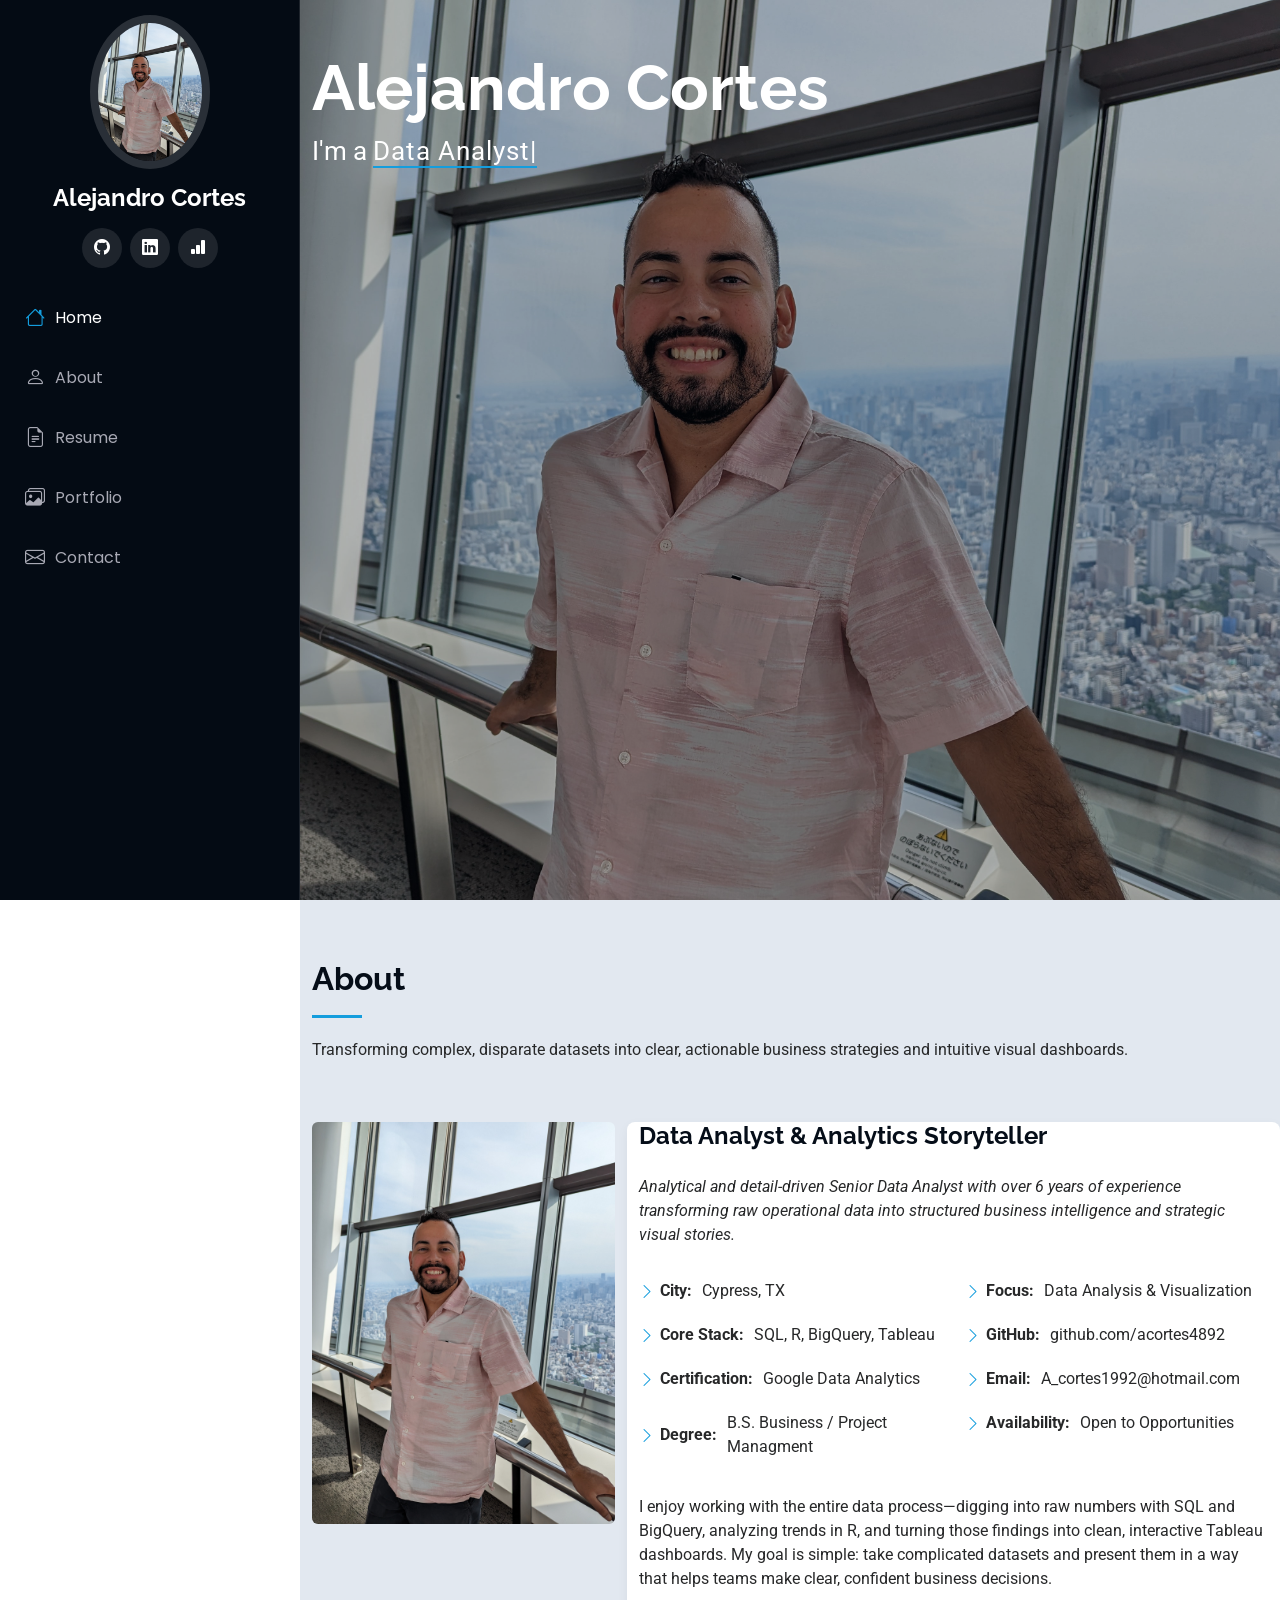
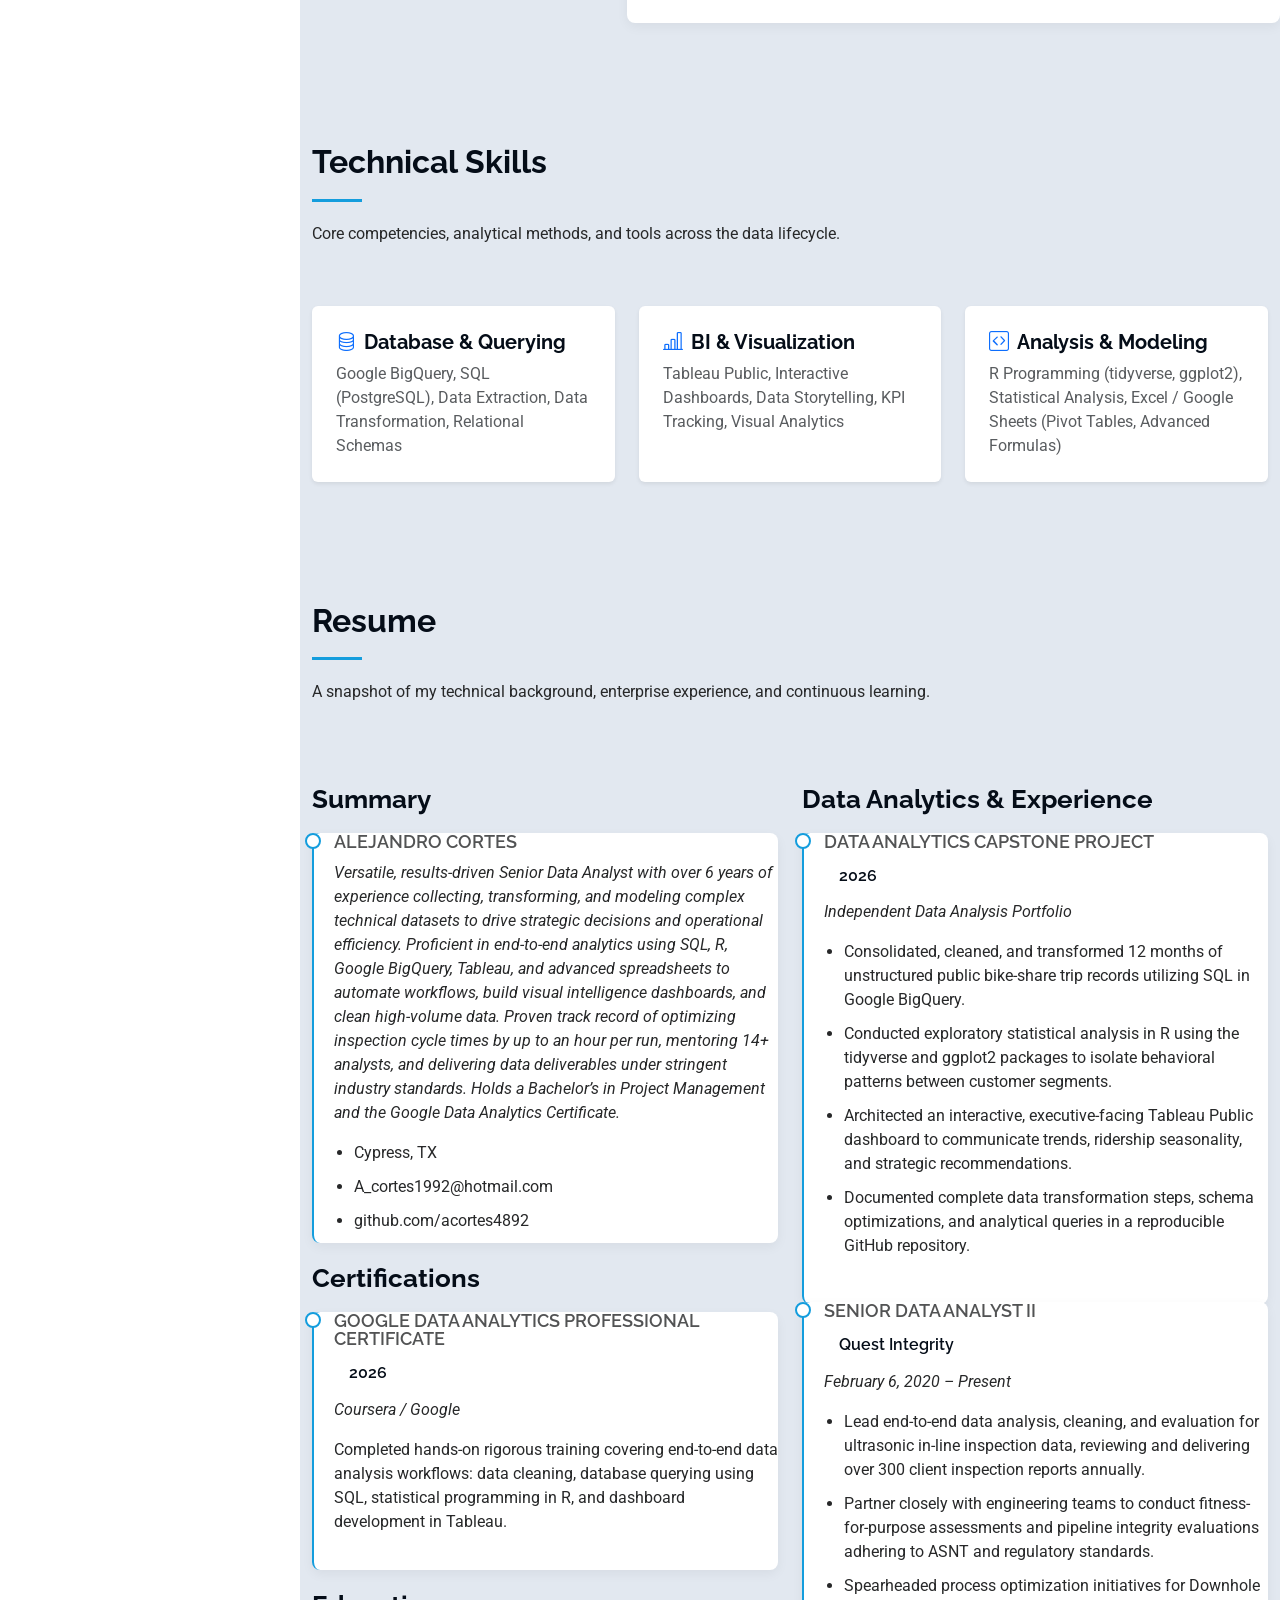
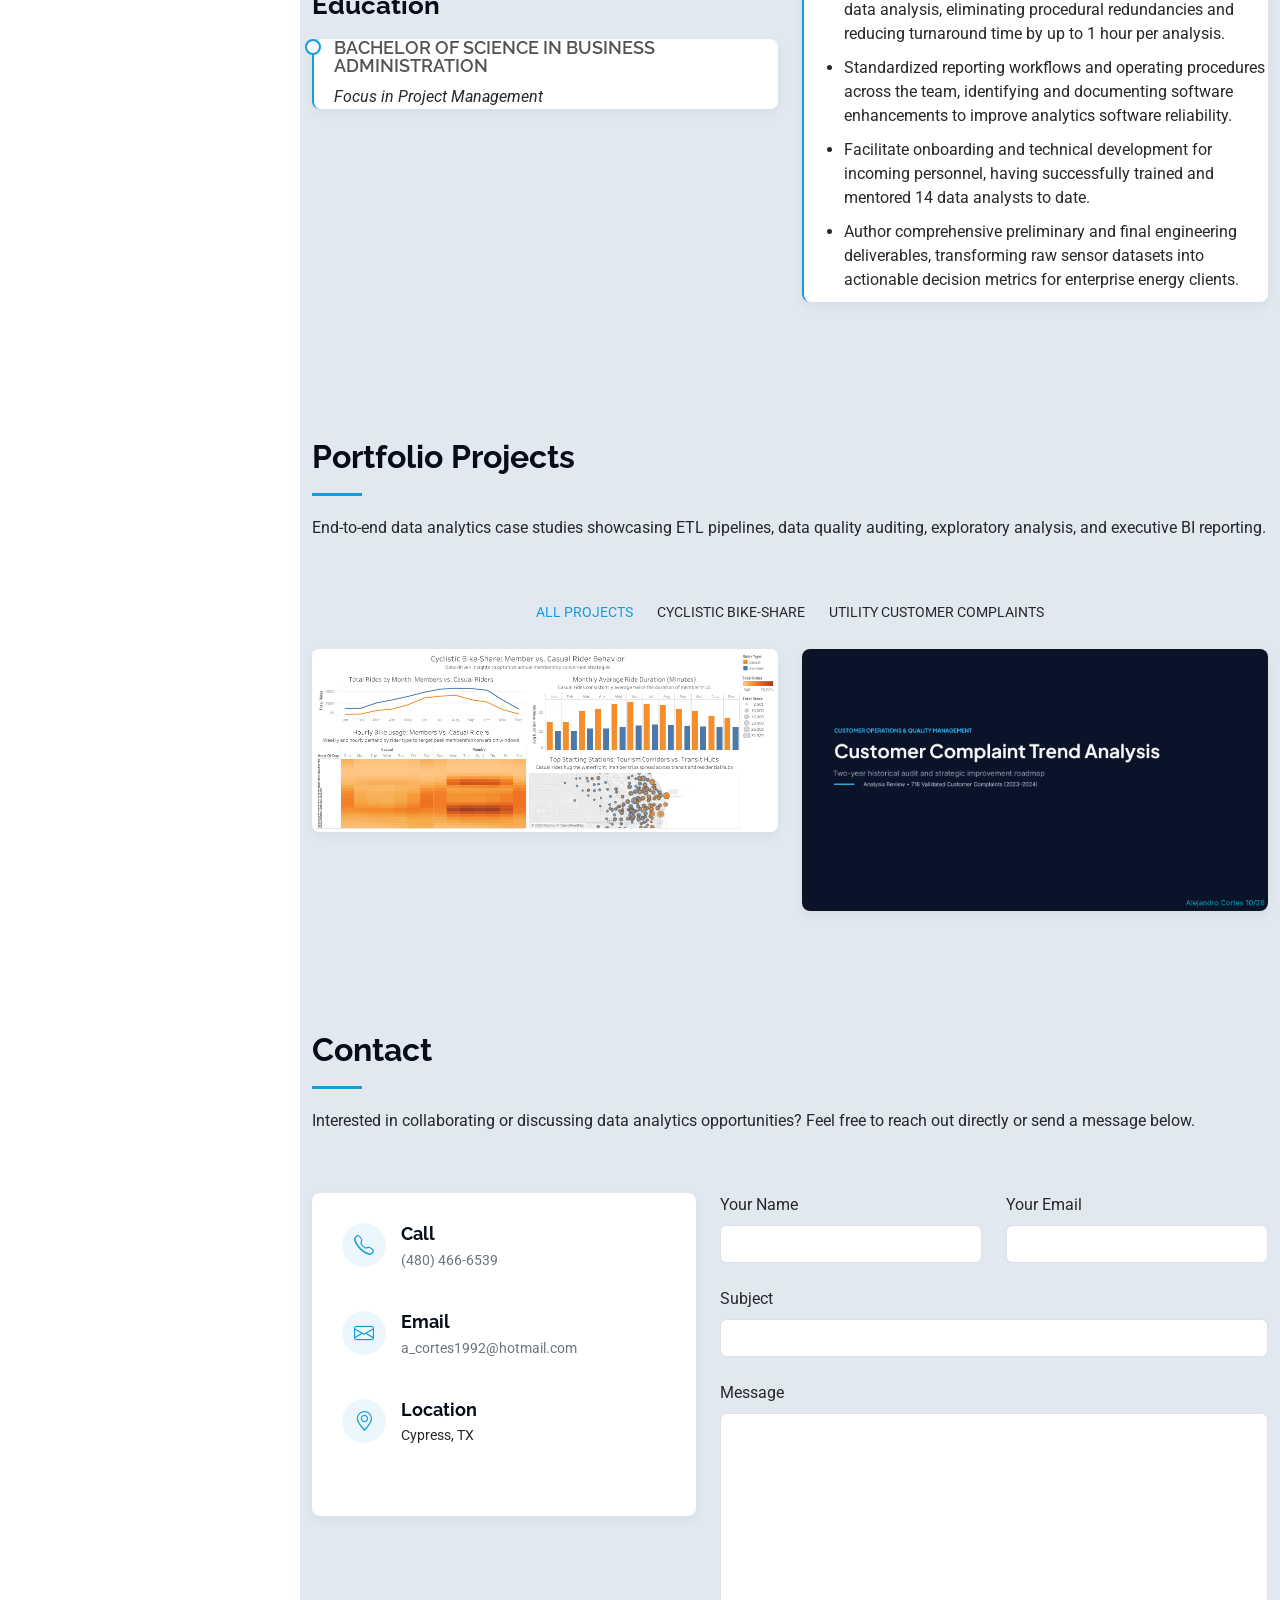
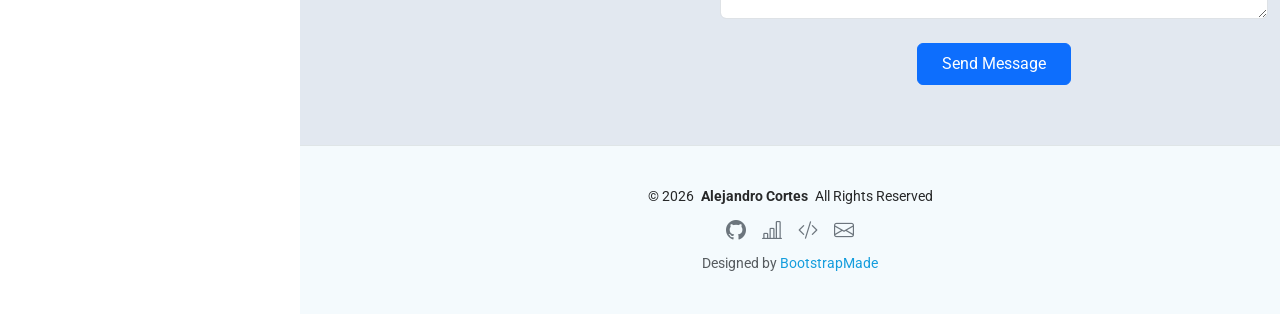
<file: index.html>
<!DOCTYPE html>
<html lang="en">

<head>
  <meta charset="utf-8">
  <meta content="width=device-width, initial-scale=1.0" name="viewport">
  <title>Index - iPortfolio Bootstrap Template</title>
  <meta content="" name="description">
  <meta content="" name="keywords">

  <!-- Favicons -->
  <link href="assets/img/favicon.png" rel="icon">
  <link href="assets/img/apple-touch-icon.png" rel="apple-touch-icon">

  <!-- Fonts -->
  <link href="https://fonts.googleapis.com" rel="preconnect">
  <link href="https://fonts.gstatic.com" rel="preconnect" crossorigin>
  <link href="https://fonts.googleapis.com/css2?family=Roboto:ital,wght@0,100;0,300;0,400;0,500;0,700;0,900;1,100;1,300;1,400;1,500;1,700;1,900&family=Poppins:ital,wght@0,100;0,200;0,300;0,400;0,500;0,600;0,700;0,800;0,900;1,100;1,200;1,300;1,400;1,500;1,600;1,700;1,800;1,900&family=Raleway:ital,wght@0,100;0,200;0,300;0,400;0,500;0,600;0,700;0,800;0,900;1,100;1,200;1,300;1,400;1,500;1,600;1,700;1,800;1,900&display=swap" rel="stylesheet">

  <!-- Vendor CSS Files -->
  <link href="assets/vendor/bootstrap/css/bootstrap.min.css" rel="stylesheet">
  <link href="assets/vendor/bootstrap-icons/bootstrap-icons.css" rel="stylesheet">
  <link href="assets/vendor/aos/aos.css" rel="stylesheet">
  <link href="assets/vendor/glightbox/css/glightbox.min.css" rel="stylesheet">
  <link href="assets/vendor/swiper/swiper-bundle.min.css" rel="stylesheet">

  <!-- Main CSS File -->
  <link href="assets/css/main.css" rel="stylesheet">

  <!-- =======================================================
  * Template Name: iPortfolio
  * Template URL: https://bootstrapmade.com/iportfolio-bootstrap-portfolio-websites-template/
  * Updated: Jun 29 2024 with Bootstrap v5.3.3
  * Author: BootstrapMade.com
  * License: https://bootstrapmade.com/license/
  ======================================================== -->
</head>

<body class="index-page">

  <header id="header" class="header dark-background d-flex flex-column">
    <i class="header-toggle d-xl-none bi bi-list"></i>

    <div class="profile-img">
      <img src="assets/img/my-profile-img.jpg" alt="Alejandro Cortes" class="img-fluid rounded-circle">
    </div>

    <a href="index.html" class="logo d-flex align-items-center justify-content-center">
      <!-- Uncomment the line below if you also wish to use an image logo -->
      <!-- <img src="assets/img/logo.png" alt=""> -->
      <h1 class="sitename">Alejandro Cortes</h1>
    </a>

    <div class="social-links text-center">
      <a href="https://github.com/acortes4892" target="_blank" rel="noopener noreferrer" class="github"><i class="bi bi-github"></i></a>
      <a href="https://linkedin.com/in/alejandrocortes92" target="_blank" rel="noopener noreferrer" class="linkedin"><i class="bi bi-linkedin"></i></a>
      <a href="https://public.tableau.com/app/profile/alejandro.cortes7650/vizzes" target="_blank" rel="noopener noreferrer" title="Tableau Public" class="tableau"><i class="bi bi-bar-chart-fill"></i></a>
    </div>

<nav id="navmenu" class="navmenu">
      <ul>
        <li><a href="#hero" class="active"><i class="bi bi-house navicon"></i>Home</a></li>
        <li><a href="#about"><i class="bi bi-person navicon"></i> About</a></li>
        <li><a href="#resume"><i class="bi bi-file-earmark-text navicon"></i> Resume</a></li>
        <li><a href="#portfolio"><i class="bi bi-images navicon"></i> Portfolio</a></li>
        <li><a href="#contact"><i class="bi bi-envelope navicon"></i> Contact</a></li>
      </ul>
    </nav>

  </header>

  <main class="main">

   <!-- Hero Section -->
<section id="hero" class="hero section dark-background">

  <img src="assets/img/my-profile-img.jpg" alt="Alejandro Cortes" data-aos="fade-in" class="">

  <div class="container" data-aos="fade-up" data-aos-delay="100">
    <h2>Alejandro Cortes</h2>
    <p>I'm a <span class="typed" data-typed-items="Data Analyst, Business Analyst, BI Specialist, Analytics Storyteller">Data Analyst</span><span class="typed-cursor typed-cursor--blink" aria-hidden="true"></span></p>
  </div>

</section><!-- /Hero Section -->

<!-- About Section -->
    <section id="about" class="about section">

      <!-- Section Title -->
      <div class="container section-title" data-aos="fade-up">
        <h2>About</h2>
        <p>Transforming complex, disparate datasets into clear, actionable business strategies and intuitive visual dashboards.</p>
      </div><!-- End Section Title -->

      <div class="container" data-aos="fade-up" data-aos-delay="100">

        <div class="row gy-4 justify-content-center">
          <div class="col-lg-4">
            <img src="assets/img/my-profile-img.jpg" class="img-fluid rounded" alt="Alejandro Cortes">
          </div>
          <div class="col-lg-8 content">
            <h2>Data Analyst &amp; Analytics Storyteller</h2>
            <p class="fst-italic py-3">
              Analytical and detail-driven Senior Data Analyst with over 6 years of experience transforming raw operational data into structured business intelligence and strategic visual stories.
            </p>
            <div class="row">
              <div class="col-lg-6">
                <ul>
                  <li><i class="bi bi-chevron-right"></i> <strong>City:</strong> <span>Cypress, TX</span></li>
                  <li><i class="bi bi-chevron-right"></i> <strong>Core Stack:</strong> <span>SQL, R, BigQuery, Tableau</span></li>
                  <li><i class="bi bi-chevron-right"></i> <strong>Certification:</strong> <span>Google Data Analytics</span></li>
                  <li><i class="bi bi-chevron-right"></i> <strong>Degree:</strong> <span>B.S. Business / Project Managment</span></li>
                </ul>
              </div>
              <div class="col-lg-6">
                <ul>
                  <li><i class="bi bi-chevron-right"></i> <strong>Focus:</strong> <span>Data Analysis &amp; Visualization</span></li>
                  <li><i class="bi bi-chevron-right"></i> <strong>GitHub:</strong> <span>github.com/acortes4892</span></li>
                  <li><i class="bi bi-chevron-right"></i> <strong>Email:</strong> <span>A_cortes1992@hotmail.com</span></li>
                  <li><i class="bi bi-chevron-right"></i> <strong>Availability:</strong> <span>Open to Opportunities</span></li>
                </ul>
              </div>
            </div>
            <p class="py-3">
              I enjoy working with the entire data process—digging into raw numbers with SQL and BigQuery, analyzing trends in R, and turning those findings into clean, interactive Tableau dashboards. My goal is simple: take complicated datasets and present them in a way that helps teams make clear, confident business decisions.
            </p>
          </div>
        </div>

      </div>

    </section><!-- /About Section -->

<!-- Skills Section -->
    <section id="skills" class="skills section light-background">

      <!-- Section Title -->
      <div class="container section-title" data-aos="fade-up">
        <h2>Technical Skills</h2>
        <p>Core competencies, analytical methods, and tools across the data lifecycle.</p>
      </div><!-- End Section Title -->

      <div class="container" data-aos="fade-up" data-aos-delay="100">

        <div class="row gy-4">

          <div class="col-lg-4 col-md-6">
            <div class="p-4 bg-white rounded shadow-sm h-100">
              <h5 class="fw-bold"><i class="bi bi-database text-primary me-2"></i>Database &amp; Querying</h5>
              <p class="text-muted mb-0">Google BigQuery, SQL (PostgreSQL), Data Extraction, Data Transformation, Relational Schemas</p>
            </div>
          </div>

          <div class="col-lg-4 col-md-6">
            <div class="p-4 bg-white rounded shadow-sm h-100">
              <h5 class="fw-bold"><i class="bi bi-bar-chart-line text-primary me-2"></i>BI &amp; Visualization</h5>
              <p class="text-muted mb-0">Tableau Public, Interactive Dashboards, Data Storytelling, KPI Tracking, Visual Analytics</p>
            </div>
          </div>

          <div class="col-lg-4 col-md-6">
            <div class="p-4 bg-white rounded shadow-sm h-100">
              <h5 class="fw-bold"><i class="bi bi-code-square text-primary me-2"></i>Analysis &amp; Modeling</h5>
              <p class="text-muted mb-0">R Programming (tidyverse, ggplot2), Statistical Analysis, Excel / Google Sheets (Pivot Tables, Advanced Formulas)</p>
            </div>
          </div>

        </div>

      </div>

    </section><!-- /Skills Section -->

<!-- Resume Section -->
    <section id="resume" class="resume section">

      <!-- Section Title -->
      <div class="container section-title" data-aos="fade-up">
        <h2>Resume</h2>
        <p>A snapshot of my technical background, enterprise experience, and continuous learning.</p>
      </div><!-- End Section Title -->

      <div class="container">

        <div class="row">

          <div class="col-lg-6" data-aos="fade-up" data-aos-delay="100">
            <h3 class="resume-title">Summary</h3>

            <div class="resume-item pb-0">
              <h4>Alejandro Cortes</h4>
              <p><em>Versatile, results-driven Senior Data Analyst with over 6 years of experience collecting, transforming, and modeling complex technical datasets to drive strategic decisions and operational efficiency. Proficient in end-to-end analytics using SQL, R, Google BigQuery, Tableau, and advanced spreadsheets to automate workflows, build visual intelligence dashboards, and clean high-volume data. Proven track record of optimizing inspection cycle times by up to an hour per run, mentoring 14+ analysts, and delivering data deliverables under stringent industry standards. Holds a Bachelor’s in Project Management and the Google Data Analytics Certificate.</em></p>
              <ul>
                <li>Cypress, TX</li>
                <li>A_cortes1992@hotmail.com</li>
                <li>github.com/acortes4892</li>
              </ul>
            </div><!-- End Resume Item -->

            <h3 class="resume-title">Certifications</h3>
            <div class="resume-item">
              <h4>Google Data Analytics Professional Certificate</h4>
              <h5>2026</h5>
              <p><em>Coursera / Google</em></p>
              <p>Completed hands-on rigorous training covering end-to-end data analysis workflows: data cleaning, database querying using SQL, statistical programming in R, and dashboard development in Tableau.</p>
            </div><!-- End Resume Item -->

            <h3 class="resume-title">Education</h3>
            <div class="resume-item">
              <h4>Bachelor of Science in Business Administration</h4>
              <p><em>Focus in Project Management</em></p>
            </div><!-- End Resume Item -->

          </div>

          <div class="col-lg-6" data-aos="fade-up" data-aos-delay="200">
            <h3 class="resume-title">Data Analytics &amp; Experience</h3>

            <div class="resume-item">
              <h4>Data Analytics Capstone Project</h4>
              <h5>2026</h5>
              <p><em>Independent Data Analysis Portfolio</em></p>
              <ul>
                <li>Consolidated, cleaned, and transformed 12 months of unstructured public bike-share trip records utilizing SQL in Google BigQuery.</li>
                <li>Conducted exploratory statistical analysis in R using the tidyverse and ggplot2 packages to isolate behavioral patterns between customer segments.</li>
                <li>Architected an interactive, executive-facing Tableau Public dashboard to communicate trends, ridership seasonality, and strategic recommendations.</li>
                <li>Documented complete data transformation steps, schema optimizations, and analytical queries in a reproducible GitHub repository.</li>
              </ul>
            </div><!-- End Resume Item -->

            <div class="resume-item">
              <h4>Senior Data Analyst II</h4>
              <h5>Quest Integrity</h5>
              <p><em>February 6, 2020 – Present</em></p>
              <ul>
                <li>Lead end-to-end data analysis, cleaning, and evaluation for ultrasonic in-line inspection data, reviewing and delivering over 300 client inspection reports annually.</li>
                <li>Partner closely with engineering teams to conduct fitness-for-purpose assessments and pipeline integrity evaluations adhering to ASNT and regulatory standards.</li>
                <li>Spearheaded process optimization initiatives for Downhole data analysis, eliminating procedural redundancies and reducing turnaround time by up to 1 hour per analysis.</li>
                <li>Standardized reporting workflows and operating procedures across the team, identifying and documenting software enhancements to improve analytics software reliability.</li>
                <li>Facilitate onboarding and technical development for incoming personnel, having successfully trained and mentored 14 data analysts to date.</li>
                <li>Author comprehensive preliminary and final engineering deliverables, transforming raw sensor datasets into actionable decision metrics for enterprise energy clients.</li>
              </ul>
            </div><!-- End Resume Item -->

          </div>

        </div>

      </div>

    </section><!-- /Resume Section -->
    
<!-- Portfolio Section -->
    <section id="portfolio" class="portfolio section light-background">

      <!-- Section Title -->
      <div class="container section-title" data-aos="fade-up">
        <h2>Portfolio Projects</h2>
        <p>End-to-end data analytics case studies showcasing ETL pipelines, data quality auditing, exploratory analysis, and executive BI reporting.</p>
      </div><!-- End Section Title -->

      <div class="container">

        <div class="isotope-layout" data-default-filter="*" data-layout="masonry" data-sort="original-order">

          <ul class="portfolio-filters isotope-filters" data-aos="fade-up" data-aos-delay="100">
            <li data-filter="*" class="filter-active">All Projects</li>
            <li data-filter=".filter-cyclistic">Cyclistic Bike-Share</li>
            <li data-filter=".filter-complaints">Utility Customer Complaints</li>
          </ul><!-- End Portfolio Filters -->

          <div class="row gy-4 isotope-container" data-aos="fade-up" data-aos-delay="200">

            <!-- Project 1: Cyclistic End-to-End Case Study (7 Views) -->
            <div class="col-lg-6 col-md-6 portfolio-item isotope-item filter-cyclistic">
              <div class="portfolio-content h-100">
                <!-- Cover Image: Executive Dashboard -->
                <img src="assets/img/portfolio/Executive%20Dashboard.png" class="img-fluid" alt="Cyclistic Bike-Share End-to-End Analytics Case Study">
                
                <div class="portfolio-info">
                  <h4>Cyclistic Bike-Share Analytics</h4>
                  <p>End-to-End Case Study: BigQuery SQL, R, &amp; Tableau BI Suite (7 Slides)</p>
                  
                  <!-- Main Lightbox Trigger (Slide 1: Executive Dashboard) -->
                  <a href="assets/img/portfolio/Executive%20Dashboard.png" 
                     title="View 1: Executive Dashboard (KPI &amp; Performance Overview)" 
                     data-gallery="portfolio-gallery-cyclistic" 
                     class="glightbox preview-link">
                     <i class="bi bi-zoom-in"></i>
                  </a>
                  
                  <!-- Link 1: Tableau Public Dashboard -->
                  <a href="https://public.tableau.com/app/profile/alejandro.cortes7650/viz/CyclisticCaseStudy_17872039231810/Dashboard1" 
                     target="_blank" 
                     rel="noopener noreferrer" 
                     title="View Live Tableau Public Viz" 
                     class="details-link">
                     <i class="bi bi-bar-chart-line"></i>
                  </a>

                  <!-- Link 2: Kaggle Notebook & Writeup -->
                  <a href="https://www.kaggle.com/code/alejandrocortes92/cyclistic-bike-share-case-study-sql-analysis" 
                     target="_blank" 
                     rel="noopener noreferrer" 
                     title="View Full Case Study on Kaggle" 
                     class="details-link">
                     <i class="bi bi-journal-code"></i>
                  </a>

                  <!-- Link 3: GitHub SQL Master Script -->
                  <a href="https://github.com/acortes4892/acortes4892.github.io/blob/main/sql/cyclistic_master_query.sql" 
                     target="_blank" 
                     rel="noopener noreferrer" 
                     title="View Raw SQL on GitHub" 
                     class="details-link">
                     <i class="bi bi-github"></i>
                  </a>
                </div>

                <!-- Hidden Lightbox Slides (Slides 2 to 7) -->
                <a href="assets/img/portfolio/Monthly_Trends.png" 
                   title="View 2: Monthly Demand Trends (Casual vs. Annual Members)" 
                   data-gallery="portfolio-gallery-cyclistic" 
                   class="glightbox d-none"></a>
                   
                <a href="assets/img/portfolio/Monthly%20Average%20Duration.png" 
                   title="View 3: Monthly Average Trip Duration &amp; User Engagement" 
                   data-gallery="portfolio-gallery-cyclistic" 
                   class="glightbox d-none"></a>
                   
                <a href="assets/img/portfolio/Hourly%20and%20Weekly%20Heat%20Map.png" 
                   title="View 4: Hourly &amp; Weekly Demand Heat Map (Commuter Rush vs. Leisure)" 
                   data-gallery="portfolio-gallery-cyclistic" 
                   class="glightbox d-none"></a>
                   
                <a href="assets/img/portfolio/Top%20Stations%20Map.png" 
                   title="View 5: Top Stations Geospatial Density Map" 
                   data-gallery="portfolio-gallery-cyclistic" 
                   class="glightbox d-none"></a>

                <a href="assets/img/portfolio/bigquery-sql-pipeline.png" 
                   title="View 6: BigQuery SQL Pipeline (12-Month Union, Cleaning, &amp; Feature Engineering)" 
                   data-gallery="portfolio-gallery-cyclistic" 
                   class="glightbox d-none"></a>

                <a href="assets/img/portfolio/r-cyclistic-analysis.png" 
                   title="View 7: Kaggle Analysis Writeup (Exploratory Analysis &amp; Business Strategy)" 
                   data-gallery="portfolio-gallery-cyclistic" 
                   class="glightbox d-none"></a>

              </div>
            </div><!-- End Project 1 Card -->

            <!-- Project 2: Utility Customer Complaints & Service Reliability Analysis -->
            <div class="col-lg-6 col-md-6 portfolio-item isotope-item filter-complaints">
              <div class="portfolio-content h-100">
                <!-- Cover Image: Slide 1 from PowerPoint -->
                <img src="assets/img/portfolio/Customer Complaint Analysis_Alejandro_Cortes_Altered.pptx.png" class="img-fluid" alt="Utility Customer Complaints & Service Reliability Analysis">
                
                <div class="portfolio-info">
                  <h4>Utility Customer Complaints Analysis</h4>
                  <p>Excel Data Cleaning, YoY Reliability Trends, &amp; Executive Deck</p>
                  
                  <!-- Main Lightbox Trigger (Slide 1) -->
                  <a href="assets/img/portfolio/Customer Complaint Analysis_Alejandro_Cortes_Altered.pptx.png" 
                     title="Slide 1: Executive Summary &amp; YoY Complaint Trends (-33.87%)" 
                     data-gallery="portfolio-gallery-complaints" 
                     class="glightbox preview-link">
                     <i class="bi bi-zoom-in"></i>
                  </a>
                  
                  <!-- Link 1: Full Project Folder & Executive README on GitHub -->
                  <a href="https://github.com/acortes4892/acortes4892.github.io/tree/main/projects/customer-complaints" 
                     target="_blank" 
                     rel="noopener noreferrer" 
                     title="View Full Project Folder, Summary &amp; Presentation on GitHub" 
                     class="details-link">
                     <i class="bi bi-folder2-open"></i>
                  </a>

                  <!-- Link 2: Cleaned Excel Dataset -->
                  <a href="https://github.com/acortes4892/acortes4892.github.io/blob/main/projects/customer-complaints/Energy Client Exercise 2026_Cleaned_AC.xlsx" 
                     target="_blank" 
                     rel="noopener noreferrer" 
                     title="Inspect Cleaned Excel Dataset (716 Records)" 
                     class="details-link">
                     <i class="bi bi-file-earmark-spreadsheet"></i>
                  </a>

                  <!-- Link 3: Data Cleaning Log -->
                  <a href="https://github.com/acortes4892/acortes4892.github.io/blob/main/projects/customer-complaints/Data Cleaning Log_Exercise.pdf" 
                     target="_blank" 
                     rel="noopener noreferrer" 
                     title="Read Data Cleaning Log &amp; QC Audit Trail" 
                     class="details-link">
                     <i class="bi bi-file-earmark-text"></i>
                  </a>
                </div>

                <!-- Hidden Lightbox Slides (Additional PowerPoint Visuals) -->
                <a href="assets/img/portfolio/Monthly_Complaint_Trends.png" 
                   title="Slide 2: Monthly Complaint Volumes &amp; Seasonal Volatility" 
                   data-gallery="portfolio-gallery-complaints" 
                   class="glightbox d-none"></a>
                   
                <a href="assets/img/portfolio/Yearly_Complaints_by_Category.png" 
                   title="Slide 3: Year-over-Year Category Shifts  &amp; Dynamics" 
                   data-gallery="portfolio-gallery-complaints" 
                   class="glightbox d-none"></a>

              </div>
            </div><!-- End Project 2 Card -->

          </div><!-- End Portfolio Container -->

        </div>

      </div>

    </section><!-- /Portfolio Section -->

   <!-- Contact Section -->
    <section id="contact" class="contact section">

      <!-- Section Title -->
      <div class="container section-title" data-aos="fade-up">
        <h2>Contact</h2>
        <p>Interested in collaborating or discussing data analytics opportunities? Feel free to reach out directly or send a message below.</p>
      </div><!-- End Section Title -->

      <div class="container" data-aos="fade-up" data-aos-delay="100">

        <div class="row gy-4">

          <div class="col-lg-5">

            <div class="info-wrap">

              <div class="info-item d-flex" data-aos="fade-up" data-aos-delay="200">
                <i class="bi bi-telephone flex-shrink-0"></i>
                <div>
                  <h3>Call</h3>
                  <p><a href="tel:+14804666539" class="text-secondary text-decoration-none">(480) 466-6539</a></p>
                </div>
              </div><!-- End Info Item -->

              <div class="info-item d-flex" data-aos="fade-up" data-aos-delay="300">
                <i class="bi bi-envelope flex-shrink-0"></i>
                <div>
                  <h3>Email</h3>
                  <p><a href="mailto:a_cortes1992@hotmail.com" class="text-secondary text-decoration-none">a_cortes1992@hotmail.com</a></p>
                </div>
              </div><!-- End Info Item -->

              <div class="info-item d-flex" data-aos="fade-up" data-aos-delay="400">
                <i class="bi bi-geo-alt flex-shrink-0"></i>
                <div>
                  <h3>Location</h3>
                  <p>Cypress, TX</p>
                </div>
              </div><!-- End Info Item -->

            </div>
          </div>

          <div class="col-lg-7">
            <!-- Formspree Endpoint Form -->
            <form action="https://formspree.io/f/mppplagj" method="POST" data-aos="fade-up" data-aos-delay="200">
              <div class="row gy-4">

                <div class="col-md-6">
                  <label for="name-field" class="pb-2">Your Name</label>
                  <input type="text" name="name" id="name-field" class="form-control" required="">
                </div>

                <div class="col-md-6">
                  <label for="email-field" class="pb-2">Your Email</label>
                  <input type="email" class="form-control" name="email" id="email-field" required="">
                </div>

                <div class="col-md-12">
                  <label for="subject-field" class="pb-2">Subject</label>
                  <input type="text" class="form-control" name="subject" id="subject-field" required="">
                </div>

                <div class="col-md-12">
                  <label for="message-field" class="pb-2">Message</label>
                  <textarea class="form-control" name="message" rows="8" id="message-field" required=""></textarea>
                </div>

                <div class="col-md-12 text-center">
                  <button type="submit" class="btn btn-primary px-4 py-2">Send Message</button>
                </div>

              </div>
            </form>
          </div><!-- End Contact Form -->

        </div>

      </div>

    </section><!-- /Contact Section -->

  </main>

  <footer id="footer" class="footer position-relative light-background">

    <div class="container">
      <div class="copyright text-center">
        <p>&copy; 2026 <strong class="px-1 sitename">Alejandro Cortes</strong> <span>All Rights Reserved</span></p>
      </div>
      
      <div class="social-links d-flex justify-content-center my-2 gap-3">
        <a href="https://github.com/acortes4892" target="_blank" rel="noopener noreferrer" title="GitHub" class="text-secondary"><i class="bi bi-github fs-5"></i></a>
        <a href="https://public.tableau.com/app/profile/alejandro.cortes7650/viz/CyclisticCaseStudy_17872039231810/Dashboard1" target="_blank" rel="noopener noreferrer" title="Tableau Public" class="text-secondary"><i class="bi bi-bar-chart-line fs-5"></i></a>
        <a href="https://www.kaggle.com/code/alejandrocortes92/cyclistic-bike-share-case-study-sql-analysis" target="_blank" rel="noopener noreferrer" title="Kaggle" class="text-secondary"><i class="bi bi-code-slash fs-5"></i></a>
        <a href="mailto:a_cortes1992@hotmail.com" title="Email" class="text-secondary"><i class="bi bi-envelope fs-5"></i></a>
      </div>

      <div class="credits text-center text-muted" style="font-size: 0.85rem;">
        Designed by <a href="https://bootstrapmade.com/" target="_blank" rel="noopener noreferrer">BootstrapMade</a>
      </div>
    </div>

  </footer>

  <!-- Scroll Top -->
  <a href="#" id="scroll-top" class="scroll-top d-flex align-items-center justify-content-center"><i class="bi bi-arrow-up-short"></i></a>

  <!-- Preloader -->
  <div id="preloader"></div>

  <!-- Vendor JS Files -->
  <script src="assets/vendor/bootstrap/js/bootstrap.bundle.min.js"></script>
  <script src="assets/vendor/aos/aos.js"></script>
  <script src="assets/vendor/typed.js/typed.umd.js"></script>
  <script src="assets/vendor/purecounter/purecounter_vanilla.js"></script>
  <script src="assets/vendor/waypoints/noframework.waypoints.js"></script>
  <script src="assets/vendor/glightbox/js/glightbox.min.js"></script>
  <script src="assets/vendor/imagesloaded/imagesloaded.pkgd.min.js"></script>
  <script src="assets/vendor/isotope-layout/isotope.pkgd.min.js"></script>
  <script src="assets/vendor/swiper/swiper-bundle.min.js"></script>

  <!-- Main JS File -->
  <script src="assets/js/main.js"></script>

</body>

</html>
</file>
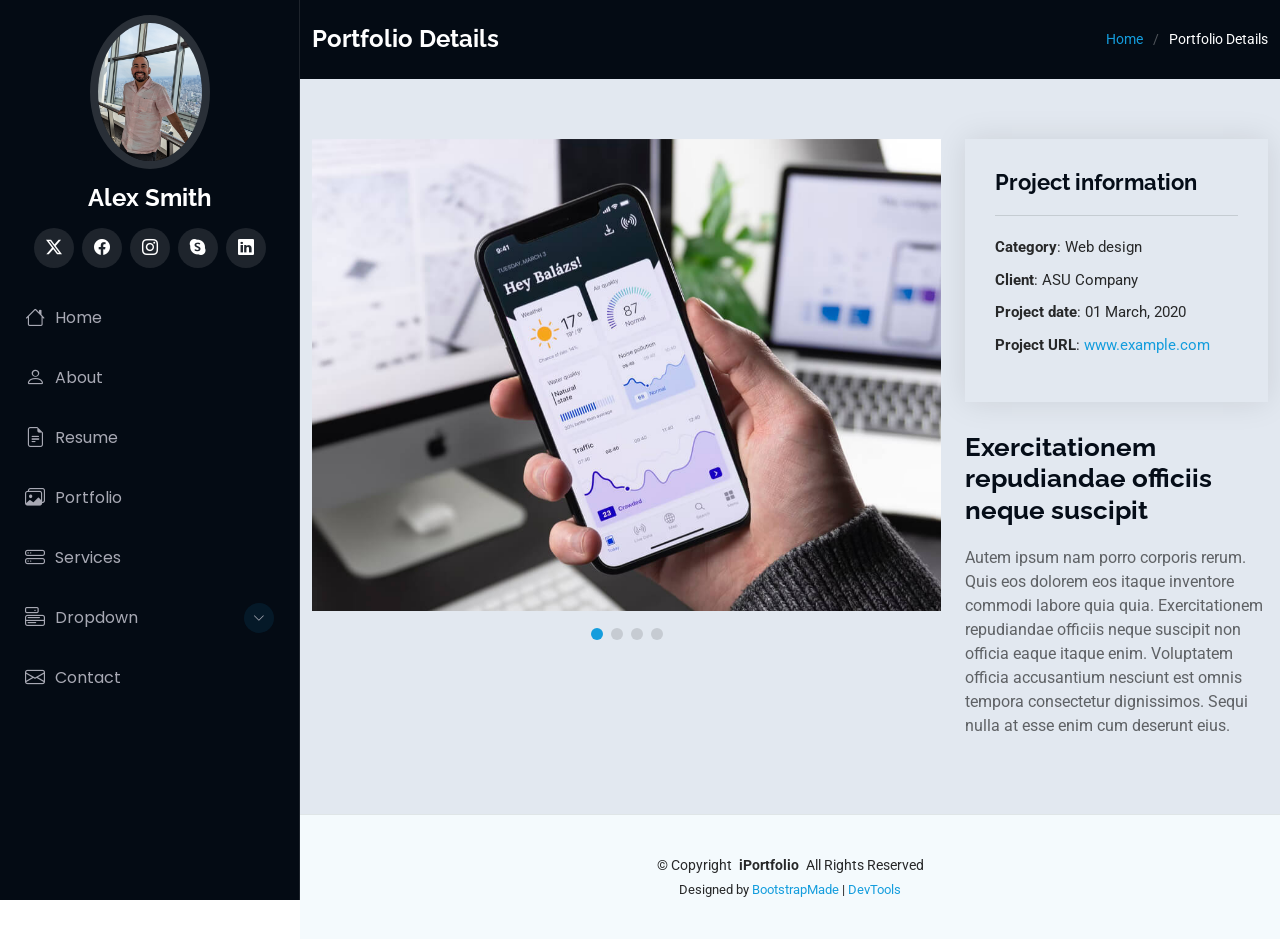
<file: portfolio-details.html>
<!DOCTYPE html>
<html lang="en">

<head>
  <meta charset="utf-8">
  <meta content="width=device-width, initial-scale=1.0" name="viewport">
  <title>Portfolio Details - iPortfolio Bootstrap Template</title>
  <meta content="" name="description">
  <meta content="" name="keywords">

  <!-- Favicons -->
  <link href="assets/img/favicon.png" rel="icon">
  <link href="assets/img/apple-touch-icon.png" rel="apple-touch-icon">

  <!-- Fonts -->
  <link href="https://fonts.googleapis.com" rel="preconnect">
  <link href="https://fonts.gstatic.com" rel="preconnect" crossorigin>
  <link href="https://fonts.googleapis.com/css2?family=Roboto:ital,wght@0,100;0,300;0,400;0,500;0,700;0,900;1,100;1,300;1,400;1,500;1,700;1,900&family=Poppins:ital,wght@0,100;0,200;0,300;0,400;0,500;0,600;0,700;0,800;0,900;1,100;1,200;1,300;1,400;1,500;1,600;1,700;1,800;1,900&family=Raleway:ital,wght@0,100;0,200;0,300;0,400;0,500;0,600;0,700;0,800;0,900;1,100;1,200;1,300;1,400;1,500;1,600;1,700;1,800;1,900&display=swap" rel="stylesheet">

  <!-- Vendor CSS Files -->
  <link href="assets/vendor/bootstrap/css/bootstrap.min.css" rel="stylesheet">
  <link href="assets/vendor/bootstrap-icons/bootstrap-icons.css" rel="stylesheet">
  <link href="assets/vendor/aos/aos.css" rel="stylesheet">
  <link href="assets/vendor/glightbox/css/glightbox.min.css" rel="stylesheet">
  <link href="assets/vendor/swiper/swiper-bundle.min.css" rel="stylesheet">

  <!-- Main CSS File -->
  <link href="assets/css/main.css" rel="stylesheet">

  <!-- =======================================================
  * Template Name: iPortfolio
  * Template URL: https://bootstrapmade.com/iportfolio-bootstrap-portfolio-websites-template/
  * Updated: Jun 29 2024 with Bootstrap v5.3.3
  * Author: BootstrapMade.com
  * License: https://bootstrapmade.com/license/
  ======================================================== -->
</head>

<body class="portfolio-details-page">

  <header id="header" class="header dark-background d-flex flex-column">
    <i class="header-toggle d-xl-none bi bi-list"></i>

    <div class="profile-img">
      <img src="assets/img/my-profile-img.jpg" alt="" class="img-fluid rounded-circle">
    </div>

    <a href="index.html" class="logo d-flex align-items-center justify-content-center">
      <!-- Uncomment the line below if you also wish to use an image logo -->
      <!-- <img src="assets/img/logo.png" alt=""> -->
      <h1 class="sitename">Alex Smith</h1>
    </a>

    <div class="social-links text-center">
      <a href="#" class="twitter"><i class="bi bi-twitter-x"></i></a>
      <a href="#" class="facebook"><i class="bi bi-facebook"></i></a>
      <a href="#" class="instagram"><i class="bi bi-instagram"></i></a>
      <a href="#" class="google-plus"><i class="bi bi-skype"></i></a>
      <a href="#" class="linkedin"><i class="bi bi-linkedin"></i></a>
    </div>

    <nav id="navmenu" class="navmenu">
      <ul>
        <li><a href="#hero"><i class="bi bi-house navicon"></i>Home</a></li>
        <li><a href="#about"><i class="bi bi-person navicon"></i> About</a></li>
        <li><a href="#resume"><i class="bi bi-file-earmark-text navicon"></i> Resume</a></li>
        <li><a href="#portfolio"><i class="bi bi-images navicon"></i> Portfolio</a></li>
        <li><a href="#services"><i class="bi bi-hdd-stack navicon"></i> Services</a></li>
        <li class="dropdown"><a href="#"><i class="bi bi-menu-button navicon"></i> <span>Dropdown</span> <i class="bi bi-chevron-down toggle-dropdown"></i></a>
          <ul>
            <li><a href="#">Dropdown 1</a></li>
            <li class="dropdown"><a href="#"><span>Deep Dropdown</span> <i class="bi bi-chevron-down toggle-dropdown"></i></a>
              <ul>
                <li><a href="#">Deep Dropdown 1</a></li>
                <li><a href="#">Deep Dropdown 2</a></li>
                <li><a href="#">Deep Dropdown 3</a></li>
                <li><a href="#">Deep Dropdown 4</a></li>
                <li><a href="#">Deep Dropdown 5</a></li>
              </ul>
            </li>
            <li><a href="#">Dropdown 2</a></li>
            <li><a href="#">Dropdown 3</a></li>
            <li><a href="#">Dropdown 4</a></li>
          </ul>
        </li>
        <li><a href="#contact"><i class="bi bi-envelope navicon"></i> Contact</a></li>
      </ul>
    </nav>

  </header>

  <main class="main">

    <!-- Page Title -->
    <div class="page-title dark-background">
      <div class="container d-lg-flex justify-content-between align-items-center">
        <h1 class="mb-2 mb-lg-0">Portfolio Details</h1>
        <nav class="breadcrumbs">
          <ol>
            <li><a href="index.html">Home</a></li>
            <li class="current">Portfolio Details</li>
          </ol>
        </nav>
      </div>
    </div><!-- End Page Title -->

    <!-- Portfolio Details Section -->
    <section id="portfolio-details" class="portfolio-details section">

      <div class="container" data-aos="fade-up" data-aos-delay="100">

        <div class="row gy-4">

          <div class="col-lg-8">
            <div class="portfolio-details-slider swiper init-swiper">

              <script type="application/json" class="swiper-config">
                {
                  "loop": true,
                  "speed": 600,
                  "autoplay": {
                    "delay": 5000
                  },
                  "slidesPerView": "auto",
                  "pagination": {
                    "el": ".swiper-pagination",
                    "type": "bullets",
                    "clickable": true
                  }
                }
              </script>

              <div class="swiper-wrapper align-items-center">

                <div class="swiper-slide">
                  <img src="assets/img/portfolio/app-1.jpg" alt="">
                </div>

                <div class="swiper-slide">
                  <img src="assets/img/portfolio/product-1.jpg" alt="">
                </div>

                <div class="swiper-slide">
                  <img src="assets/img/portfolio/branding-1.jpg" alt="">
                </div>

                <div class="swiper-slide">
                  <img src="assets/img/portfolio/books-1.jpg" alt="">
                </div>

              </div>
              <div class="swiper-pagination"></div>
            </div>
          </div>

          <div class="col-lg-4">
            <div class="portfolio-info" data-aos="fade-up" data-aos-delay="200">
              <h3>Project information</h3>
              <ul>
                <li><strong>Category</strong>: Web design</li>
                <li><strong>Client</strong>: ASU Company</li>
                <li><strong>Project date</strong>: 01 March, 2020</li>
                <li><strong>Project URL</strong>: <a href="#">www.example.com</a></li>
              </ul>
            </div>
            <div class="portfolio-description" data-aos="fade-up" data-aos-delay="300">
              <h2>Exercitationem repudiandae officiis neque suscipit</h2>
              <p>
                Autem ipsum nam porro corporis rerum. Quis eos dolorem eos itaque inventore commodi labore quia quia. Exercitationem repudiandae officiis neque suscipit non officia eaque itaque enim. Voluptatem officia accusantium nesciunt est omnis tempora consectetur dignissimos. Sequi nulla at esse enim cum deserunt eius.
              </p>
            </div>
          </div>

        </div>

      </div>

    </section><!-- /Portfolio Details Section -->

  </main>

  <footer id="footer" class="footer position-relative light-background">

    <div class="container">
      <div class="copyright text-center ">
        <p>© <span>Copyright</span> <strong class="px-1 sitename">iPortfolio</strong> <span>All Rights Reserved</span></p>
      </div>
      <div class="credits">
        <!-- All the links in the footer should remain intact. -->
        <!-- You can delete the links only if you've purchased the pro version. -->
        <!-- Licensing information: https://bootstrapmade.com/license/ -->
        <!-- Purchase the pro version with working PHP/AJAX contact form: [buy-url] -->
        Designed by <a href="https://bootstrapmade.com/">BootstrapMade</a> | <a href="https://bootstrapmade.com/tools/">DevTools</a>
      </div>
    </div>

  </footer>

  <!-- Scroll Top -->
  <a href="#" id="scroll-top" class="scroll-top d-flex align-items-center justify-content-center"><i class="bi bi-arrow-up-short"></i></a>

  <!-- Preloader -->
  <div id="preloader"></div>

  <!-- Vendor JS Files -->
  <script src="assets/vendor/bootstrap/js/bootstrap.bundle.min.js"></script>
  <script src="assets/vendor/php-email-form/validate.js"></script>
  <script src="assets/vendor/aos/aos.js"></script>
  <script src="assets/vendor/typed.js/typed.umd.js"></script>
  <script src="assets/vendor/purecounter/purecounter_vanilla.js"></script>
  <script src="assets/vendor/waypoints/noframework.waypoints.js"></script>
  <script src="assets/vendor/glightbox/js/glightbox.min.js"></script>
  <script src="assets/vendor/imagesloaded/imagesloaded.pkgd.min.js"></script>
  <script src="assets/vendor/isotope-layout/isotope.pkgd.min.js"></script>
  <script src="assets/vendor/swiper/swiper-bundle.min.js"></script>

  <!-- Main JS File -->
  <script src="assets/js/main.js"></script>

</body>

</html>
</file>
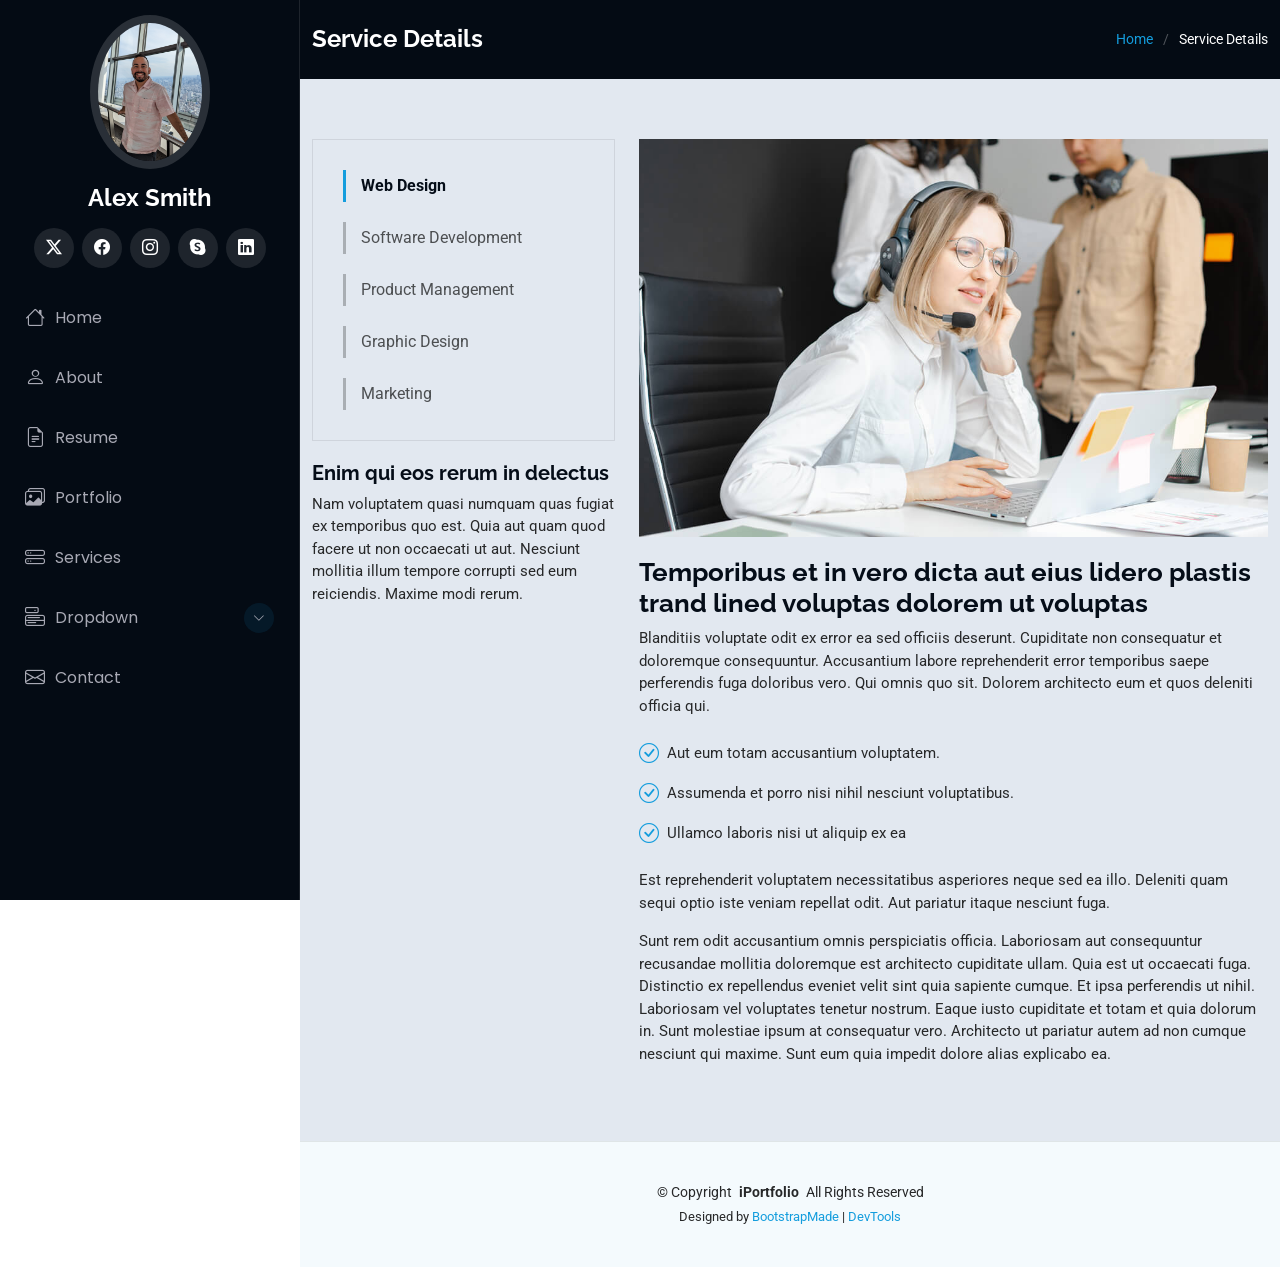
<file: service-details.html>
<!DOCTYPE html>
<html lang="en">

<head>
  <meta charset="utf-8">
  <meta content="width=device-width, initial-scale=1.0" name="viewport">
  <title>Service Details - iPortfolio Bootstrap Template</title>
  <meta content="" name="description">
  <meta content="" name="keywords">

  <!-- Favicons -->
  <link href="assets/img/favicon.png" rel="icon">
  <link href="assets/img/apple-touch-icon.png" rel="apple-touch-icon">

  <!-- Fonts -->
  <link href="https://fonts.googleapis.com" rel="preconnect">
  <link href="https://fonts.gstatic.com" rel="preconnect" crossorigin>
  <link href="https://fonts.googleapis.com/css2?family=Roboto:ital,wght@0,100;0,300;0,400;0,500;0,700;0,900;1,100;1,300;1,400;1,500;1,700;1,900&family=Poppins:ital,wght@0,100;0,200;0,300;0,400;0,500;0,600;0,700;0,800;0,900;1,100;1,200;1,300;1,400;1,500;1,600;1,700;1,800;1,900&family=Raleway:ital,wght@0,100;0,200;0,300;0,400;0,500;0,600;0,700;0,800;0,900;1,100;1,200;1,300;1,400;1,500;1,600;1,700;1,800;1,900&display=swap" rel="stylesheet">

  <!-- Vendor CSS Files -->
  <link href="assets/vendor/bootstrap/css/bootstrap.min.css" rel="stylesheet">
  <link href="assets/vendor/bootstrap-icons/bootstrap-icons.css" rel="stylesheet">
  <link href="assets/vendor/aos/aos.css" rel="stylesheet">
  <link href="assets/vendor/glightbox/css/glightbox.min.css" rel="stylesheet">
  <link href="assets/vendor/swiper/swiper-bundle.min.css" rel="stylesheet">

  <!-- Main CSS File -->
  <link href="assets/css/main.css" rel="stylesheet">

  <!-- =======================================================
  * Template Name: iPortfolio
  * Template URL: https://bootstrapmade.com/iportfolio-bootstrap-portfolio-websites-template/
  * Updated: Jun 29 2024 with Bootstrap v5.3.3
  * Author: BootstrapMade.com
  * License: https://bootstrapmade.com/license/
  ======================================================== -->
</head>

<body class="service-details-page">

  <header id="header" class="header dark-background d-flex flex-column">
    <i class="header-toggle d-xl-none bi bi-list"></i>

    <div class="profile-img">
      <img src="assets/img/my-profile-img.jpg" alt="" class="img-fluid rounded-circle">
    </div>

    <a href="index.html" class="logo d-flex align-items-center justify-content-center">
      <!-- Uncomment the line below if you also wish to use an image logo -->
      <!-- <img src="assets/img/logo.png" alt=""> -->
      <h1 class="sitename">Alex Smith</h1>
    </a>

    <div class="social-links text-center">
      <a href="#" class="twitter"><i class="bi bi-twitter-x"></i></a>
      <a href="#" class="facebook"><i class="bi bi-facebook"></i></a>
      <a href="#" class="instagram"><i class="bi bi-instagram"></i></a>
      <a href="#" class="google-plus"><i class="bi bi-skype"></i></a>
      <a href="#" class="linkedin"><i class="bi bi-linkedin"></i></a>
    </div>

    <nav id="navmenu" class="navmenu">
      <ul>
        <li><a href="#hero"><i class="bi bi-house navicon"></i>Home</a></li>
        <li><a href="#about"><i class="bi bi-person navicon"></i> About</a></li>
        <li><a href="#resume"><i class="bi bi-file-earmark-text navicon"></i> Resume</a></li>
        <li><a href="#portfolio"><i class="bi bi-images navicon"></i> Portfolio</a></li>
        <li><a href="#services"><i class="bi bi-hdd-stack navicon"></i> Services</a></li>
        <li class="dropdown"><a href="#"><i class="bi bi-menu-button navicon"></i> <span>Dropdown</span> <i class="bi bi-chevron-down toggle-dropdown"></i></a>
          <ul>
            <li><a href="#">Dropdown 1</a></li>
            <li class="dropdown"><a href="#"><span>Deep Dropdown</span> <i class="bi bi-chevron-down toggle-dropdown"></i></a>
              <ul>
                <li><a href="#">Deep Dropdown 1</a></li>
                <li><a href="#">Deep Dropdown 2</a></li>
                <li><a href="#">Deep Dropdown 3</a></li>
                <li><a href="#">Deep Dropdown 4</a></li>
                <li><a href="#">Deep Dropdown 5</a></li>
              </ul>
            </li>
            <li><a href="#">Dropdown 2</a></li>
            <li><a href="#">Dropdown 3</a></li>
            <li><a href="#">Dropdown 4</a></li>
          </ul>
        </li>
        <li><a href="#contact"><i class="bi bi-envelope navicon"></i> Contact</a></li>
      </ul>
    </nav>

  </header>

  <main class="main">

    <!-- Page Title -->
    <div class="page-title dark-background">
      <div class="container d-lg-flex justify-content-between align-items-center">
        <h1 class="mb-2 mb-lg-0">Service Details</h1>
        <nav class="breadcrumbs">
          <ol>
            <li><a href="index.html">Home</a></li>
            <li class="current">Service Details</li>
          </ol>
        </nav>
      </div>
    </div><!-- End Page Title -->

    <!-- Service Details Section -->
    <section id="service-details" class="service-details section">

      <div class="container">

        <div class="row gy-4">

          <div class="col-lg-4" data-aos="fade-up" data-aos-delay="100">
            <div class="services-list">
              <a href="#" class="active">Web Design</a>
              <a href="#">Software Development</a>
              <a href="#">Product Management</a>
              <a href="#">Graphic Design</a>
              <a href="#">Marketing</a>
            </div>

            <h4>Enim qui eos rerum in delectus</h4>
            <p>Nam voluptatem quasi numquam quas fugiat ex temporibus quo est. Quia aut quam quod facere ut non occaecati ut aut. Nesciunt mollitia illum tempore corrupti sed eum reiciendis. Maxime modi rerum.</p>
          </div>

          <div class="col-lg-8" data-aos="fade-up" data-aos-delay="200">
            <img src="assets/img/services.jpg" alt="" class="img-fluid services-img">
            <h3>Temporibus et in vero dicta aut eius lidero plastis trand lined voluptas dolorem ut voluptas</h3>
            <p>
              Blanditiis voluptate odit ex error ea sed officiis deserunt. Cupiditate non consequatur et doloremque consequuntur. Accusantium labore reprehenderit error temporibus saepe perferendis fuga doloribus vero. Qui omnis quo sit. Dolorem architecto eum et quos deleniti officia qui.
            </p>
            <ul>
              <li><i class="bi bi-check-circle"></i> <span>Aut eum totam accusantium voluptatem.</span></li>
              <li><i class="bi bi-check-circle"></i> <span>Assumenda et porro nisi nihil nesciunt voluptatibus.</span></li>
              <li><i class="bi bi-check-circle"></i> <span>Ullamco laboris nisi ut aliquip ex ea</span></li>
            </ul>
            <p>
              Est reprehenderit voluptatem necessitatibus asperiores neque sed ea illo. Deleniti quam sequi optio iste veniam repellat odit. Aut pariatur itaque nesciunt fuga.
            </p>
            <p>
              Sunt rem odit accusantium omnis perspiciatis officia. Laboriosam aut consequuntur recusandae mollitia doloremque est architecto cupiditate ullam. Quia est ut occaecati fuga. Distinctio ex repellendus eveniet velit sint quia sapiente cumque. Et ipsa perferendis ut nihil. Laboriosam vel voluptates tenetur nostrum. Eaque iusto cupiditate et totam et quia dolorum in. Sunt molestiae ipsum at consequatur vero. Architecto ut pariatur autem ad non cumque nesciunt qui maxime. Sunt eum quia impedit dolore alias explicabo ea.
            </p>
          </div>

        </div>

      </div>

    </section><!-- /Service Details Section -->

  </main>

  <footer id="footer" class="footer position-relative light-background">

    <div class="container">
      <div class="copyright text-center ">
        <p>© <span>Copyright</span> <strong class="px-1 sitename">iPortfolio</strong> <span>All Rights Reserved</span></p>
      </div>
      <div class="credits">
        <!-- All the links in the footer should remain intact. -->
        <!-- You can delete the links only if you've purchased the pro version. -->
        <!-- Licensing information: https://bootstrapmade.com/license/ -->
        <!-- Purchase the pro version with working PHP/AJAX contact form: [buy-url] -->
        Designed by <a href="https://bootstrapmade.com/">BootstrapMade</a> | <a href="https://bootstrapmade.com/tools/">DevTools</a>
      </div>
    </div>

  </footer>

  <!-- Scroll Top -->
  <a href="#" id="scroll-top" class="scroll-top d-flex align-items-center justify-content-center"><i class="bi bi-arrow-up-short"></i></a>

  <!-- Preloader -->
  <div id="preloader"></div>

  <!-- Vendor JS Files -->
  <script src="assets/vendor/bootstrap/js/bootstrap.bundle.min.js"></script>
  <script src="assets/vendor/php-email-form/validate.js"></script>
  <script src="assets/vendor/aos/aos.js"></script>
  <script src="assets/vendor/typed.js/typed.umd.js"></script>
  <script src="assets/vendor/purecounter/purecounter_vanilla.js"></script>
  <script src="assets/vendor/waypoints/noframework.waypoints.js"></script>
  <script src="assets/vendor/glightbox/js/glightbox.min.js"></script>
  <script src="assets/vendor/imagesloaded/imagesloaded.pkgd.min.js"></script>
  <script src="assets/vendor/isotope-layout/isotope.pkgd.min.js"></script>
  <script src="assets/vendor/swiper/swiper-bundle.min.js"></script>

  <!-- Main JS File -->
  <script src="assets/js/main.js"></script>

</body>

</html>
</file>
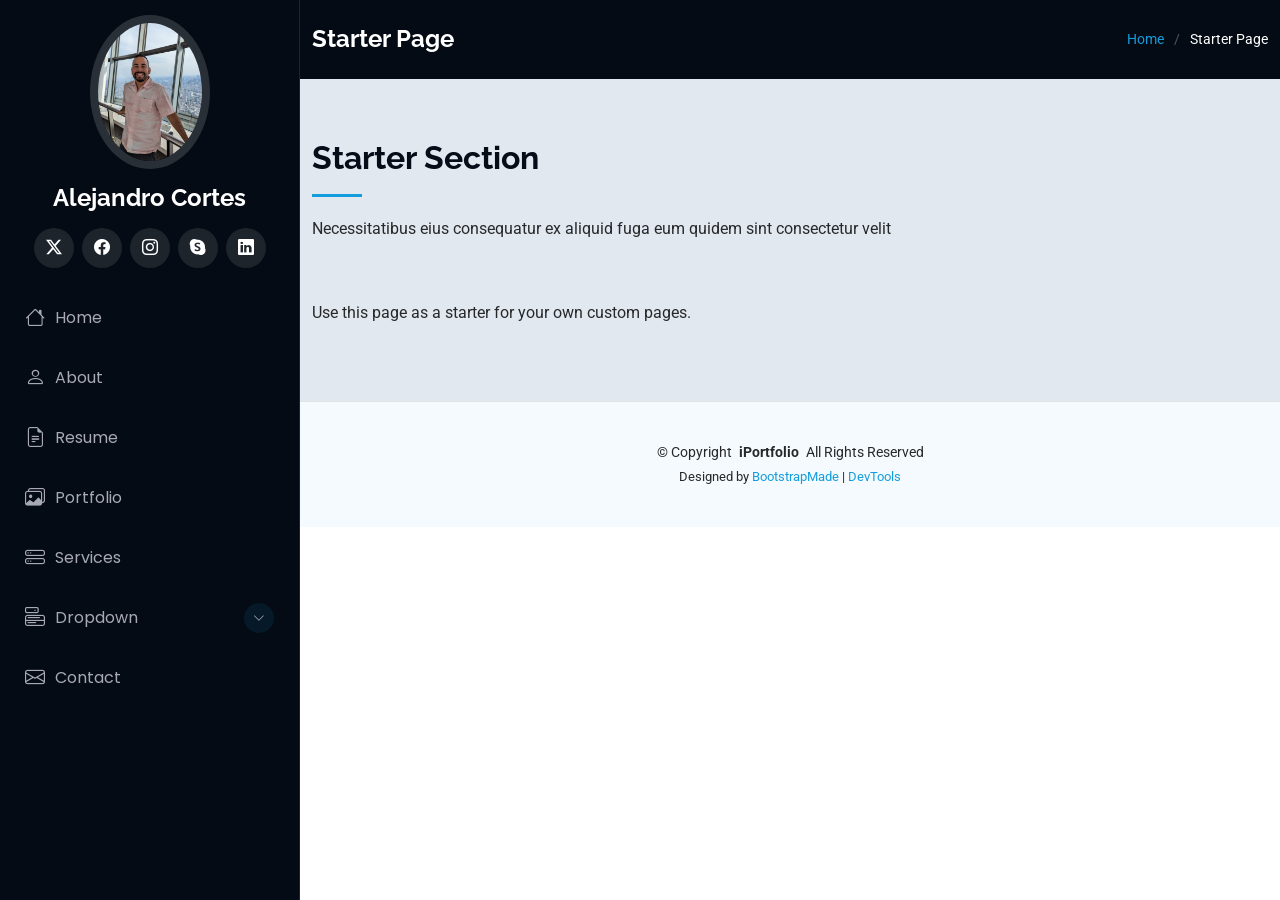
<file: starter-page.html>
<!DOCTYPE html>
<html lang="en">

<head>
  <meta charset="utf-8">
  <meta content="width=device-width, initial-scale=1.0" name="viewport">
  <title>Starter Page - iPortfolio Bootstrap Template</title>
  <meta content="" name="description">
  <meta content="" name="keywords">

  <!-- Favicons -->
  <link href="assets/img/favicon.png" rel="icon">
  <link href="assets/img/apple-touch-icon.png" rel="apple-touch-icon">

  <!-- Fonts -->
  <link href="https://fonts.googleapis.com" rel="preconnect">
  <link href="https://fonts.gstatic.com" rel="preconnect" crossorigin>
  <link href="https://fonts.googleapis.com/css2?family=Roboto:ital,wght@0,100;0,300;0,400;0,500;0,700;0,900;1,100;1,300;1,400;1,500;1,700;1,900&family=Poppins:ital,wght@0,100;0,200;0,300;0,400;0,500;0,600;0,700;0,800;0,900;1,100;1,200;1,300;1,400;1,500;1,600;1,700;1,800;1,900&family=Raleway:ital,wght@0,100;0,200;0,300;0,400;0,500;0,600;0,700;0,800;0,900;1,100;1,200;1,300;1,400;1,500;1,600;1,700;1,800;1,900&display=swap" rel="stylesheet">

  <!-- Vendor CSS Files -->
  <link href="assets/vendor/bootstrap/css/bootstrap.min.css" rel="stylesheet">
  <link href="assets/vendor/bootstrap-icons/bootstrap-icons.css" rel="stylesheet">
  <link href="assets/vendor/aos/aos.css" rel="stylesheet">
  <link href="assets/vendor/glightbox/css/glightbox.min.css" rel="stylesheet">
  <link href="assets/vendor/swiper/swiper-bundle.min.css" rel="stylesheet">

  <!-- Main CSS File -->
  <link href="assets/css/main.css" rel="stylesheet">

  <!-- =======================================================
  * Template Name: iPortfolio
  * Template URL: https://bootstrapmade.com/iportfolio-bootstrap-portfolio-websites-template/
  * Updated: Jun 29 2024 with Bootstrap v5.3.3
  * Author: BootstrapMade.com
  * License: https://bootstrapmade.com/license/
  ======================================================== -->
</head>

<body class="starter-page-page">

  <header id="header" class="header dark-background d-flex flex-column">
    <i class="header-toggle d-xl-none bi bi-list"></i>

    <div class="profile-img">
      <img src="assets/img/my-profile-img.jpg" alt="" class="img-fluid rounded-circle">
    </div>

    <a href="index.html" class="logo d-flex align-items-center justify-content-center">
      <!-- Uncomment the line below if you also wish to use an image logo -->
      <!-- <img src="assets/img/logo.png" alt=""> -->
      <h1 class="sitename">Alejandro Cortes</h1>
    </a>

    <div class="social-links text-center">
      <a href="#" class="twitter"><i class="bi bi-twitter-x"></i></a>
      <a href="#" class="facebook"><i class="bi bi-facebook"></i></a>
      <a href="#" class="instagram"><i class="bi bi-instagram"></i></a>
      <a href="#" class="google-plus"><i class="bi bi-skype"></i></a>
      <a href="#" class="linkedin"><i class="bi bi-linkedin"></i></a>
    </div>

    <nav id="navmenu" class="navmenu">
      <ul>
        <li><a href="#hero"><i class="bi bi-house navicon"></i>Home</a></li>
        <li><a href="#about"><i class="bi bi-person navicon"></i> About</a></li>
        <li><a href="#resume"><i class="bi bi-file-earmark-text navicon"></i> Resume</a></li>
        <li><a href="#portfolio"><i class="bi bi-images navicon"></i> Portfolio</a></li>
        <li><a href="#services"><i class="bi bi-hdd-stack navicon"></i> Services</a></li>
        <li class="dropdown"><a href="#"><i class="bi bi-menu-button navicon"></i> <span>Dropdown</span> <i class="bi bi-chevron-down toggle-dropdown"></i></a>
          <ul>
            <li><a href="#">Dropdown 1</a></li>
            <li class="dropdown"><a href="#"><span>Deep Dropdown</span> <i class="bi bi-chevron-down toggle-dropdown"></i></a>
              <ul>
                <li><a href="#">Deep Dropdown 1</a></li>
                <li><a href="#">Deep Dropdown 2</a></li>
                <li><a href="#">Deep Dropdown 3</a></li>
                <li><a href="#">Deep Dropdown 4</a></li>
                <li><a href="#">Deep Dropdown 5</a></li>
              </ul>
            </li>
            <li><a href="#">Dropdown 2</a></li>
            <li><a href="#">Dropdown 3</a></li>
            <li><a href="#">Dropdown 4</a></li>
          </ul>
        </li>
        <li><a href="#contact"><i class="bi bi-envelope navicon"></i> Contact</a></li>
      </ul>
    </nav>

  </header>

  <main class="main">

    <!-- Page Title -->
    <div class="page-title dark-background">
      <div class="container d-lg-flex justify-content-between align-items-center">
        <h1 class="mb-2 mb-lg-0">Starter Page</h1>
        <nav class="breadcrumbs">
          <ol>
            <li><a href="index.html">Home</a></li>
            <li class="current">Starter Page</li>
          </ol>
        </nav>
      </div>
    </div><!-- End Page Title -->

    <!-- Starter Section Section -->
    <section id="starter-section" class="starter-section section">

      <!-- Section Title -->
      <div class="container section-title" data-aos="fade-up">
        <h2>Starter Section</h2>
        <p>Necessitatibus eius consequatur ex aliquid fuga eum quidem sint consectetur velit</p>
      </div><!-- End Section Title -->

      <div class="container" data-aos="fade-up">
        <p>Use this page as a starter for your own custom pages.</p>
      </div>

    </section><!-- /Starter Section Section -->

  </main>

  <footer id="footer" class="footer position-relative light-background">

    <div class="container">
      <div class="copyright text-center ">
        <p>© <span>Copyright</span> <strong class="px-1 sitename">iPortfolio</strong> <span>All Rights Reserved</span></p>
      </div>
      <div class="credits">
        <!-- All the links in the footer should remain intact. -->
        <!-- You can delete the links only if you've purchased the pro version. -->
        <!-- Licensing information: https://bootstrapmade.com/license/ -->
        <!-- Purchase the pro version with working PHP/AJAX contact form: [buy-url] -->
        Designed by <a href="https://bootstrapmade.com/">BootstrapMade</a> | <a href="https://bootstrapmade.com/tools/">DevTools</a>
      </div>
    </div>

  </footer>

  <!-- Scroll Top -->
  <a href="#" id="scroll-top" class="scroll-top d-flex align-items-center justify-content-center"><i class="bi bi-arrow-up-short"></i></a>

  <!-- Preloader -->
  <div id="preloader"></div>

  <!-- Vendor JS Files -->
  <script src="assets/vendor/bootstrap/js/bootstrap.bundle.min.js"></script>
  <script src="assets/vendor/php-email-form/validate.js"></script>
  <script src="assets/vendor/aos/aos.js"></script>
  <script src="assets/vendor/typed.js/typed.umd.js"></script>
  <script src="assets/vendor/purecounter/purecounter_vanilla.js"></script>
  <script src="assets/vendor/waypoints/noframework.waypoints.js"></script>
  <script src="assets/vendor/glightbox/js/glightbox.min.js"></script>
  <script src="assets/vendor/imagesloaded/imagesloaded.pkgd.min.js"></script>
  <script src="assets/vendor/isotope-layout/isotope.pkgd.min.js"></script>
  <script src="assets/vendor/swiper/swiper-bundle.min.js"></script>

  <!-- Main JS File -->
  <script src="assets/js/main.js"></script>

</body>

</html>
</file>
<file: assets/css/main.css>
/**
* Template Name: iPortfolio
* Template URL: https://bootstrapmade.com/iportfolio-bootstrap-portfolio-websites-template/
* Updated: Jun 29 2024 with Bootstrap v5.3.3
* Author: BootstrapMade.com
* License: https://bootstrapmade.com/license/
*/

/*--------------------------------------------------------------
# Font & Color Variables
# Help: https://bootstrapmade.com/color-system/
--------------------------------------------------------------*/
/* Fonts */
:root {
  --default-font: "Roboto",  system-ui, -apple-system, "Segoe UI", Roboto, "Helvetica Neue", Arial, "Noto Sans", "Liberation Sans", sans-serif, "Apple Color Emoji", "Segoe UI Emoji", "Segoe UI Symbol", "Noto Color Emoji";
  --heading-font: "Raleway",  sans-serif;
  --nav-font: "Poppins",  sans-serif;
}

/* Global Colors - The following color variables are used throughout the website. Updating them here will change the color scheme of the entire website */
:root { 
  --background-color: #ffffff; /* Background color for the entire website, including individual sections */
  --default-color: #272829; /* Default color used for the majority of the text content across the entire website */
  --heading-color: #050d18; /* Color for headings, subheadings and title throughout the website */
  --accent-color: #149ddd; /* Accent color that represents your brand on the website. It's used for buttons, links, and other elements that need to stand out */
  --surface-color: #ffffff; /* The surface color is used as a background of boxed elements within sections, such as cards, icon boxes, or other elements that require a visual separation from the global background. */
  --contrast-color: #ffffff; /* Contrast color for text, ensuring readability against backgrounds of accent, heading, or default colors. */
}

/* Nav Menu Colors - The following color variables are used specifically for the navigation menu. They are separate from the global colors to allow for more customization options */
:root {
  --nav-color: #a8a9b4;  /* The default color of the main navmenu links */
  --nav-hover-color: #ffffff; /* Applied to main navmenu links when they are hovered over or active */
  --nav-mobile-background-color: #040b14; /* Used as the background color for mobile navigation menu */
  --nav-dropdown-background-color: #040b14; /* Used as the background color for dropdown items that appear when hovering over primary navigation items */
  --nav-dropdown-color: #a8a9b4; /* Used for navigation links of the dropdown items in the navigation menu. */
  --nav-dropdown-hover-color: #ffffff; /* Similar to --nav-hover-color, this color is applied to dropdown navigation links when they are hovered over. */
}

/* Color Presets - These classes override global colors when applied to any section or element, providing reuse of the sam color scheme. */

.light-background {
  --background-color: #f4fafd;
  --surface-color: #ffffff;
}

.dark-background {
  --background-color: #040b14;
  --default-color: #ffffff;
  --heading-color: #ffffff;
  --surface-color: #151f2b;
  --contrast-color: #ffffff;
}

/* Smooth scroll */
:root {
  scroll-behavior: smooth;
}

/*--------------------------------------------------------------
# General Styling & Shared Classes
--------------------------------------------------------------*/
body {
  color: var(--default-color);
  background-color: var(--background-color);
  font-family: var(--default-font);
}

a {
  color: var(--accent-color);
  text-decoration: none;
  transition: 0.3s;
}

a:hover {
  color: color-mix(in srgb, var(--accent-color), transparent 25%);
  text-decoration: none;
}

h1,
h2,
h3,
h4,
h5,
h6 {
  color: var(--heading-color);
  font-family: var(--heading-font);
}

/* PHP Email Form Messages
------------------------------*/
.php-email-form .error-message {
  display: none;
  background: #df1529;
  color: #ffffff;
  text-align: left;
  padding: 15px;
  margin-bottom: 24px;
  font-weight: 600;
}

.php-email-form .sent-message {
  display: none;
  color: #ffffff;
  background: #059652;
  text-align: center;
  padding: 15px;
  margin-bottom: 24px;
  font-weight: 600;
}

.php-email-form .loading {
  display: none;
  background: var(--surface-color);
  text-align: center;
  padding: 15px;
  margin-bottom: 24px;
}

.php-email-form .loading:before {
  content: "";
  display: inline-block;
  border-radius: 50%;
  width: 24px;
  height: 24px;
  margin: 0 10px -6px 0;
  border: 3px solid var(--accent-color);
  border-top-color: var(--surface-color);
  animation: php-email-form-loading 1s linear infinite;
}

@keyframes php-email-form-loading {
  0% {
    transform: rotate(0deg);
  }

  100% {
    transform: rotate(360deg);
  }
}

/*--------------------------------------------------------------
# Global Header
--------------------------------------------------------------*/
.header {
  color: var(--default-color);
  background-color: var(--background-color);
  position: fixed;
  top: 0;
  left: 0;
  bottom: 0;
  padding: 0 15px;
  width: 300px;
  transition: all ease-in-out 0.3s;
  overflow-y: auto;
  z-index: 997;
  border-right: 1px solid color-mix(in srgb, var(--default-color), transparent 90%);
}

.header .profile-img img {
  margin: 15px auto;
  display: block;
  width: 120px;
  border: 8px solid color-mix(in srgb, var(--default-color), transparent 85%);
}

.header .logo {
  line-height: 1;
  margin-bottom: 15px;
}

.header .logo img {
  max-height: 32px;
  margin-right: 8px;
}

.header .logo h1 {
  font-size: 24px;
  margin: 0;
  font-weight: 700;
  color: var(--heading-color);
}

.header .social-links {
  margin: 0 0 20px 0;
}

.header .social-links a {
  font-size: 16px;
  display: inline-flex;
  align-items: center;
  justify-content: center;
  background: color-mix(in srgb, var(--default-color), transparent 90%);
  color: var(--default-color);
  margin: 0 2px;
  border-radius: 50%;
  text-align: center;
  width: 40px;
  height: 40px;
  transition: 0.3s;
}

.header .social-links a:hover {
  color: var(--contrast-color);
  background: var(--accent-color);
}

@media (min-width: 1200px) {

  .header~main,
  .header~#footer {
    margin-left: 300px;
  }
}

@media (max-width: 1199px) {
  .header {
    left: -100%;
  }
}

.header.header-show {
  left: 0;
}

.header .header-toggle {
  color: var(--contrast-color);
  background-color: var(--accent-color);
  font-size: 22px;
  display: flex;
  align-items: center;
  justify-content: center;
  width: 40px;
  height: 40px;
  border-radius: 50%;
  cursor: pointer;
  position: fixed;
  top: 15px;
  right: 15px;
  z-index: 9999;
  transition: background-color 0.3s;
}

.header .header-toggle:hover {
  color: var(--contrast-color);
  background-color: color-mix(in srgb, var(--accent-color) 90%, white 15%);
}

/*--------------------------------------------------------------
# Navigation Menu
--------------------------------------------------------------*/
.mobile-nav-toggle {
  display: none;
}

.navmenu {
  padding: 0;
  z-index: 9997;
}

.navmenu ul {
  list-style: none;
  padding: 0 0 20px 0;
  margin: 0;
}

.navmenu a,
.navmenu a:focus {
  color: var(--nav-color);
  padding: 15px 10px;
  font-family: var(--nav-font);
  font-size: 16px;
  font-weight: 400;
  display: flex;
  align-items: center;
  white-space: nowrap;
  transition: 0.3s;
  width: 100%;
}

.navmenu a .navicon,
.navmenu a:focus .navicon {
  font-size: 20px;
  margin-right: 10px;
}

.navmenu a .toggle-dropdown,
.navmenu a:focus .toggle-dropdown {
  font-size: 12px;
  line-height: 0;
  margin-left: auto;
  width: 30px;
  height: 30px;
  display: flex;
  align-items: center;
  justify-content: center;
  border-radius: 50%;
  transition: 0.3s;
  flex-shrink: 0;
  background-color: color-mix(in srgb, var(--accent-color), transparent 90%);
}

.navmenu a .toggle-dropdown:hover,
.navmenu a:focus .toggle-dropdown:hover {
  background-color: var(--accent-color);
  color: var(--contrast-color);
}

.navmenu a:hover,
.navmenu .active,
.navmenu .active:focus {
  color: var(--nav-hover-color);
}

.navmenu a:hover .navicon,
.navmenu .active .navicon,
.navmenu .active:focus .navicon {
  color: var(--accent-color);
}

.navmenu .active .toggle-dropdown,
.navmenu .active:focus .toggle-dropdown {
  background-color: var(--accent-color);
  color: var(--contrast-color);
  transform: rotate(180deg);
}

.navmenu .dropdown {
  display: block;
}

.navmenu .dropdown a,
.navmenu .dropdown a:focus {
  color: --nav-dropdown-color;
}

.navmenu .dropdown a:hover,
.navmenu .dropdown .active,
.navmenu .dropdown .active:focus {
  color: var(--nav-dropdown-hover-color);
}

.navmenu .dropdown ul {
  position: static;
  display: none;
  z-index: 99;
  padding: 5px 10px;
  margin: 5px 10px;
  background-color: var(--nav-dropdown-background-color);
  border: 1px solid color-mix(in srgb, var(--default-color), transparent 90%);
  box-shadow: none;
  transition: all 0.5s ease-in-out;
}

.navmenu .dropdown ul ul {
  background-color: rgba(33, 37, 41, 0.1);
}

.navmenu .dropdown>.dropdown-active {
  display: block;
  background-color: rgba(33, 37, 41, 0.03);
}

/*--------------------------------------------------------------
# Global Footer
--------------------------------------------------------------*/
.footer {
  color: var(--default-color);
  background-color: var(--background-color);
  font-size: 14px;
  padding: 40px 0;
  position: relative;
  border-top: 1px solid color-mix(in srgb, var(--default-color), transparent 90%);
}

.footer .copyright p {
  margin-bottom: 0;
}

.footer .credits {
  margin-top: 4px;
  font-size: 13px;
  text-align: center;
}

/*--------------------------------------------------------------
# Preloader
--------------------------------------------------------------*/
#preloader {
  position: fixed;
  inset: 0;
  z-index: 999999;
  overflow: hidden;
  background: var(--background-color);
  transition: all 0.6s ease-out;
}

#preloader:before {
  content: "";
  position: fixed;
  top: calc(50% - 30px);
  left: calc(50% - 30px);
  border: 6px solid #ffffff;
  border-color: var(--accent-color) transparent var(--accent-color) transparent;
  border-radius: 50%;
  width: 60px;
  height: 60px;
  animation: animate-preloader 1.5s linear infinite;
}

@keyframes animate-preloader {
  0% {
    transform: rotate(0deg);
  }

  100% {
    transform: rotate(360deg);
  }
}

/*--------------------------------------------------------------
# Scroll Top Button
--------------------------------------------------------------*/
.scroll-top {
  position: fixed;
  visibility: hidden;
  opacity: 0;
  right: 15px;
  bottom: -15px;
  z-index: 99999;
  background-color: var(--accent-color);
  width: 44px;
  height: 44px;
  border-radius: 50px;
  transition: all 0.4s;
}

.scroll-top i {
  font-size: 24px;
  color: var(--contrast-color);
  line-height: 0;
}

.scroll-top:hover {
  background-color: color-mix(in srgb, var(--accent-color), transparent 20%);
  color: var(--contrast-color);
}

.scroll-top.active {
  visibility: visible;
  opacity: 1;
  bottom: 15px;
}

/*--------------------------------------------------------------
# Disable aos animation delay on mobile devices
--------------------------------------------------------------*/
@media screen and (max-width: 768px) {
  [data-aos-delay] {
    transition-delay: 0 !important;
  }
}

/*--------------------------------------------------------------
# Global Page Titles & Breadcrumbs
--------------------------------------------------------------*/
.page-title {
  color: var(--default-color);
  background-color: var(--background-color);
  padding: 25px 0;
  position: relative;
}

.page-title h1 {
  font-size: 24px;
  font-weight: 700;
}

.page-title .breadcrumbs ol {
  display: flex;
  flex-wrap: wrap;
  list-style: none;
  padding: 0;
  margin: 0;
  font-size: 14px;
  font-weight: 400;
}

.page-title .breadcrumbs ol li+li {
  padding-left: 10px;
}

.page-title .breadcrumbs ol li+li::before {
  content: "/";
  display: inline-block;
  padding-right: 10px;
  color: color-mix(in srgb, var(--default-color), transparent 70%);
}

/*--------------------------------------------------------------
# Global Sections
--------------------------------------------------------------*/
section,
.section {
  color: var(--default-color);
  background-color: var(--background-color);
  padding: 60px 0;
  overflow: clip;
}

/*--------------------------------------------------------------
# Global Section Titles
--------------------------------------------------------------*/
.section-title {
  padding-bottom: 60px;
  position: relative;
}

.section-title h2 {
  font-size: 32px;
  font-weight: 700;
  margin-bottom: 20px;
  padding-bottom: 20px;
  position: relative;
}

.section-title h2:after {
  content: "";
  position: absolute;
  display: block;
  width: 50px;
  height: 3px;
  background: var(--accent-color);
  left: 0;
  bottom: 0;
}

.section-title p {
  margin-bottom: 0;
}

/*--------------------------------------------------------------
# Hero Section
--------------------------------------------------------------*/
.hero {
  width: 100%;
  min-height: 100vh;
  position: relative;
  padding: 80px 0;
  display: flex;
  align-items: center;
  justify-content: center;
}

.hero img {
  position: absolute;
  inset: 0;
  display: block;
  width: 100%;
  height: 100%;
  object-fit: cover;
  z-index: 1;
}

.hero:before {
  content: "";
  background: color-mix(in srgb, var(--background-color), transparent 70%);
  position: absolute;
  inset: 0;
  z-index: 2;
}

.hero .container {
  position: relative;
  z-index: 3;
}

.hero h2 {
  margin: 0;
  font-size: 64px;
  font-weight: 700;
}

.hero p {
  margin: 5px 0 0 0;
  font-size: 26px;
}

.hero p span {
  letter-spacing: 1px;
  border-bottom: 2px solid var(--accent-color);
}

.hero .social-links {
  margin-top: 25px;
}

.hero .social-links a {
  font-size: 24px;
  display: inline-block;
  color: color-mix(in srgb, var(--default-color), transparent 50%);
  line-height: 1;
  margin-right: 20px;
  transition: 0.3s;
}

.hero .social-links a:hover {
  color: var(--accent-color);
}

@media (max-width: 768px) {
  .hero h2 {
    font-size: 32px;
  }

  .hero p {
    font-size: 20px;
  }
}

/*--------------------------------------------------------------
# About Section
--------------------------------------------------------------*/
.about .content h2 {
  font-weight: 700;
  font-size: 24px;
}

.about .content ul {
  list-style: none;
  padding: 0;
}

.about .content ul li {
  margin-bottom: 20px;
  display: flex;
  align-items: center;
}

.about .content ul strong {
  margin-right: 10px;
}

.about .content ul i {
  font-size: 16px;
  margin-right: 5px;
  color: var(--accent-color);
  line-height: 0;
}

/*--------------------------------------------------------------
# Stats Section
--------------------------------------------------------------*/
.stats .stats-item {
  padding: 30px;
  width: 100%;
}

.stats .stats-item i {
  color: var(--accent-color);
  display: block;
  font-size: 44px;
  float: left;
  line-height: 0;
}

.stats .stats-item .purecounter {
  color: var(--heading-color);
  font-size: 48px;
  line-height: 40px;
  display: block;
  font-weight: 700;
  margin-left: 60px;
}

.stats .stats-item p {
  color: color-mix(in srgb, var(--default-color), transparent 40%);
  padding: 15px 0 0 0;
  margin: 0 0 0 60px;
  font-family: var(--heading-font);
  font-size: 14px;
}

/*--------------------------------------------------------------
# Skills Section
--------------------------------------------------------------*/
.skills .progress {
  height: 60px;
  display: block;
  background: none;
  border-radius: 0;
}

.skills .progress .skill {
  color: var(--heading-color);
  padding: 0;
  margin: 0 0 6px 0;
  text-transform: uppercase;
  display: block;
  font-weight: 600;
  font-family: var(--heading-font);
}

.skills .progress .skill .val {
  float: right;
  font-style: normal;
}

.skills .progress-bar-wrap {
  background: color-mix(in srgb, var(--default-color), transparent 90%);
  height: 10px;
}

.skills .progress-bar {
  width: 1px;
  height: 10px;
  transition: 0.9s;
  background-color: var(--accent-color);
}

/*--------------------------------------------------------------
# Resume Section
--------------------------------------------------------------*/
.resume .resume-title {
  color: var(--heading-color);
  font-size: 26px;
  font-weight: 700;
  margin-top: 20px;
  margin-bottom: 20px;
}

.resume .resume-item {
  padding: 0 0 20px 20px;
  margin-top: -2px;
  border-left: 2px solid var(--accent-color);
  position: relative;
}

.resume .resume-item h4 {
  line-height: 18px;
  font-size: 18px;
  font-weight: 600;
  text-transform: uppercase;
  color: color-mix(in srgb, var(--default-color), transparent 20%);
  margin-bottom: 10px;
}

.resume .resume-item h5 {
  font-size: 16px;
  padding: 5px 15px;
  display: inline-block;
  font-weight: 600;
  margin-bottom: 10px;
}

.resume .resume-item ul {
  padding-left: 20px;
}

.resume .resume-item ul li {
  padding-bottom: 10px;
}

.resume .resume-item:last-child {
  padding-bottom: 0;
}

.resume .resume-item::before {
  content: "";
  position: absolute;
  width: 16px;
  height: 16px;
  border-radius: 50px;
  left: -9px;
  top: 0;
  background: var(--background-color);
  border: 2px solid var(--accent-color);
}

/*--------------------------------------------------------------
# Portfolio Section
--------------------------------------------------------------*/
.portfolio .portfolio-filters {
  padding: 0;
  margin: 0 auto 20px auto;
  list-style: none;
  text-align: center;
}

.portfolio .portfolio-filters li {
  cursor: pointer;
  display: inline-block;
  padding: 0;
  font-size: 14px;
  font-weight: 400;
  margin: 0 10px;
  line-height: 1;
  text-transform: uppercase;
  margin-bottom: 10px;
  transition: all 0.3s ease-in-out;
}

.portfolio .portfolio-filters li:hover,
.portfolio .portfolio-filters li.filter-active {
  color: var(--accent-color);
}

.portfolio .portfolio-filters li:first-child {
  margin-left: 0;
}

.portfolio .portfolio-filters li:last-child {
  margin-right: 0;
}

@media (max-width: 575px) {
  .portfolio .portfolio-filters li {
    font-size: 14px;
    margin: 0 5px;
  }
}

.portfolio .portfolio-content {
  position: relative;
  overflow: hidden;
}

.portfolio .portfolio-content img {
  transition: 0.3s;
}

.portfolio .portfolio-content .portfolio-info {
  opacity: 0;
  position: absolute;
  inset: 0;
  z-index: 3;
  transition: all ease-in-out 0.3s;
  background: rgba(0, 0, 0, 0.6);
  padding: 15px;
}

.portfolio .portfolio-content .portfolio-info h4 {
  font-size: 14px;
  padding: 5px 10px;
  font-weight: 400;
  color: #ffffff;
  display: inline-block;
  background-color: var(--accent-color);
}

.portfolio .portfolio-content .portfolio-info p {
  position: absolute;
  bottom: 10px;
  text-align: center;
  display: inline-block;
  left: 0;
  right: 0;
  font-size: 16px;
  font-weight: 600;
  color: rgba(255, 255, 255, 0.8);
}

.portfolio .portfolio-content .portfolio-info .preview-link,
.portfolio .portfolio-content .portfolio-info .details-link {
  position: absolute;
  left: calc(50% - 40px);
  font-size: 26px;
  top: calc(50% - 14px);
  color: #fff;
  transition: 0.3s;
  line-height: 1.2;
}

.portfolio .portfolio-content .portfolio-info .preview-link:hover,
.portfolio .portfolio-content .portfolio-info .details-link:hover {
  color: var(--accent-color);
}

.portfolio .portfolio-content .portfolio-info .details-link {
  left: 50%;
  font-size: 34px;
  line-height: 0;
}

.portfolio .portfolio-content:hover .portfolio-info {
  opacity: 1;
}

.portfolio .portfolio-content:hover img {
  transform: scale(1.1);
}

/*--------------------------------------------------------------
# Services Section
--------------------------------------------------------------*/
.services .service-item {
  position: relative;
}

.services .service-item .icon {
  background: var(--accent-color);
  display: flex;
  align-items: center;
  justify-content: center;
  width: 54px;
  height: 54px;
  border-radius: 50%;
  transition: 0.5s;
  border: 1px solid var(--accent-color);
  margin-right: 20px;
}

.services .service-item .icon i {
  color: var(--contrast-color);
  font-size: 24px;
  line-height: 0;
}

.services .service-item:hover .icon {
  background: var(--surface-color);
}

.services .service-item:hover .icon i {
  color: var(--accent-color);
}

.services .service-item .title {
  font-weight: 700;
  margin-bottom: 15px;
  font-size: 18px;
}

.services .service-item .title a {
  color: var(--heading-color);
}

.services .service-item .title a:hover {
  color: var(--accent-color);
}

.services .service-item .description {
  line-height: 24px;
  font-size: 14px;
}

/*--------------------------------------------------------------
# Testimonials Section
--------------------------------------------------------------*/
.testimonials .testimonials-carousel,
.testimonials .testimonials-slider {
  overflow: hidden;
}

.testimonials .testimonial-item {
  box-sizing: content-box;
  text-align: center;
  min-height: 320px;
}

.testimonials .testimonial-item .testimonial-img {
  width: 90px;
  border-radius: 50%;
  margin: 0 auto;
}

.testimonials .testimonial-item h3 {
  font-size: 18px;
  font-weight: bold;
  margin: 10px 0 5px 0;
}

.testimonials .testimonial-item h4 {
  font-size: 14px;
  color: color-mix(in srgb, var(--default-color), transparent 20%);
  margin: 0;
}

.testimonials .testimonial-item .quote-icon-left,
.testimonials .testimonial-item .quote-icon-right {
  color: color-mix(in srgb, var(--accent-color), transparent 40%);
  font-size: 26px;
  line-height: 0;
}

.testimonials .testimonial-item .quote-icon-left {
  display: inline-block;
  left: -5px;
  position: relative;
}

.testimonials .testimonial-item .quote-icon-right {
  display: inline-block;
  right: -5px;
  position: relative;
  top: 10px;
  transform: scale(-1, -1);
}

.testimonials .testimonial-item p {
  font-style: italic;
  margin: 0 15px 15px 15px;
  padding: 20px;
  background-color: var(--surface-color);
  position: relative;
  margin-bottom: 35px;
  border-radius: 6px;
  box-shadow: 0px 2px 15px rgba(0, 0, 0, 0.1);
}

.testimonials .testimonial-item p::after {
  content: "";
  width: 0;
  height: 0;
  border-top: 20px solid var(--surface-color);
  border-right: 20px solid transparent;
  border-left: 20px solid transparent;
  position: absolute;
  bottom: -20px;
  left: calc(50% - 20px);
}

.testimonials .swiper-wrapper {
  height: auto;
}

.testimonials .swiper-pagination {
  margin-top: 40px;
  position: relative;
}

.testimonials .swiper-pagination .swiper-pagination-bullet {
  width: 12px;
  height: 12px;
  background-color: var(--background-color);
  opacity: 1;
  border: 1px solid var(--accent-color);
}

.testimonials .swiper-pagination .swiper-pagination-bullet-active {
  background-color: var(--accent-color);
}

/*--------------------------------------------------------------
# Contact Section
--------------------------------------------------------------*/
.contact .info-wrap {
  background-color: var(--surface-color);
  box-shadow: 0px 0px 20px rgba(0, 0, 0, 0.1);
  padding: 30px;
}

@media (max-width: 575px) {
  .contact .info-wrap {
    padding: 20px;
  }
}

.contact .info-item {
  margin-bottom: 40px;
}

.contact .info-item i {
  font-size: 20px;
  color: var(--accent-color);
  background: color-mix(in srgb, var(--accent-color), transparent 92%);
  width: 44px;
  height: 44px;
  display: flex;
  justify-content: center;
  align-items: center;
  border-radius: 50px;
  transition: all 0.3s ease-in-out;
  margin-right: 15px;
}

.contact .info-item h3 {
  padding: 0;
  font-size: 18px;
  font-weight: 700;
  margin-bottom: 5px;
}

.contact .info-item p {
  padding: 0;
  margin-bottom: 0;
  font-size: 14px;
}

.contact .info-item:hover i {
  background: var(--accent-color);
  color: var(--contrast-color);
}

.contact .php-email-form {
  background-color: var(--surface-color);
  height: 100%;
  padding: 30px;
  box-shadow: 0px 0px 20px rgba(0, 0, 0, 0.1);
}

@media (max-width: 575px) {
  .contact .php-email-form {
    padding: 20px;
  }
}

.contact .php-email-form input[type=text],
.contact .php-email-form input[type=email],
.contact .php-email-form textarea {
  font-size: 14px;
  padding: 10px 15px;
  box-shadow: none;
  border-radius: 0;
  color: var(--default-color);
  background-color: var(--surface-color);
  border-color: color-mix(in srgb, var(--default-color), transparent 80%);
}

.contact .php-email-form input[type=text]:focus,
.contact .php-email-form input[type=email]:focus,
.contact .php-email-form textarea:focus {
  border-color: var(--accent-color);
}

.contact .php-email-form input[type=text]::placeholder,
.contact .php-email-form input[type=email]::placeholder,
.contact .php-email-form textarea::placeholder {
  color: color-mix(in srgb, var(--default-color), transparent 70%);
}

.contact .php-email-form button[type=submit] {
  color: var(--contrast-color);
  background: var(--accent-color);
  border: 0;
  padding: 10px 30px;
  transition: 0.4s;
  border-radius: 50px;
}

.contact .php-email-form button[type=submit]:hover {
  background: color-mix(in srgb, var(--accent-color), transparent 25%);
}

/*--------------------------------------------------------------
# Portfolio Details Section
--------------------------------------------------------------*/
.portfolio-details .portfolio-details-slider img {
  width: 100%;
}

.portfolio-details .portfolio-details-slider .swiper-pagination {
  margin-top: 20px;
  position: relative;
}

.portfolio-details .portfolio-details-slider .swiper-pagination .swiper-pagination-bullet {
  width: 12px;
  height: 12px;
  background-color: color-mix(in srgb, var(--default-color), transparent 85%);
  opacity: 1;
}

.portfolio-details .portfolio-details-slider .swiper-pagination .swiper-pagination-bullet-active {
  background-color: var(--accent-color);
}

.portfolio-details .portfolio-info {
  padding: 30px;
  box-shadow: 0px 0 30px rgba(0, 0, 0, 0.1);
}

.portfolio-details .portfolio-info h3 {
  font-size: 22px;
  font-weight: 700;
  margin-bottom: 20px;
  padding-bottom: 20px;
  border-bottom: 1px solid color-mix(in srgb, var(--default-color), transparent 85%);
}

.portfolio-details .portfolio-info ul {
  list-style: none;
  padding: 0;
  font-size: 15px;
}

.portfolio-details .portfolio-info ul li+li {
  margin-top: 10px;
}

.portfolio-details .portfolio-description {
  padding-top: 30px;
}

.portfolio-details .portfolio-description h2 {
  font-size: 26px;
  font-weight: 700;
  margin-bottom: 20px;
}

.portfolio-details .portfolio-description p {
  padding: 0;
  color: color-mix(in srgb, var(--default-color), transparent 30%);
}

/*--------------------------------------------------------------
# Service Details Section
--------------------------------------------------------------*/
.service-details .services-list {
  padding: 10px 30px;
  border: 1px solid color-mix(in srgb, var(--default-color), transparent 90%);
  margin-bottom: 20px;
}

.service-details .services-list a {
  display: block;
  line-height: 1;
  padding: 8px 0 8px 15px;
  border-left: 3px solid color-mix(in srgb, var(--default-color), transparent 70%);
  margin: 20px 0;
  color: color-mix(in srgb, var(--default-color), transparent 20%);
  transition: 0.3s;
}

.service-details .services-list a.active {
  color: var(--heading-color);
  font-weight: 700;
  border-color: var(--accent-color);
}

.service-details .services-list a:hover {
  border-color: var(--accent-color);
}

.service-details .services-img {
  margin-bottom: 20px;
}

.service-details h3 {
  font-size: 26px;
  font-weight: 700;
}

.service-details h4 {
  font-size: 20px;
  font-weight: 700;
}

.service-details p {
  font-size: 15px;
}

.service-details ul {
  list-style: none;
  padding: 0;
  font-size: 15px;
}

.service-details ul li {
  padding: 5px 0;
  display: flex;
  align-items: center;
}

.service-details ul i {
  font-size: 20px;
  margin-right: 8px;
  color: var(--accent-color);
}

/*--------------------------------------------------------------
# Starter Section Section
--------------------------------------------------------------*/
.starter-section {
  /* Add your styles here */
}
/* Apply darker contrasted background to all sections below Hero */
main.main,
main.main section,
section {
  background-color: #e2e8f0 !important;
}

/* Ensure individual cards and containers stay crisp white with subtle elevation */
.resume .resume-item,
.contact .info-wrap,
.portfolio .portfolio-content,
.about .content {
  background-color: #ffffff !important;
  border-radius: 8px;
  box-shadow: 0 4px 12px rgba(0, 0, 0, 0.05);
}
/* Fine-tune hero image framing: centered horizontally, 20% down from top */
.hero img {
  object-position: 50% 33% !important;
}
/* Align Hero name and typed text toward the top */
.hero {
  align-items: flex-start !important;
  padding-top: 50px !important;
}

.hero .container {
  margin-top: 0 !important;
}
/* Allow multiple action links in portfolio cards to space evenly */
.portfolio .portfolio-info .preview-link,
.portfolio .portfolio-info .details-link {
  position: static !important;
  display: inline-flex !important;
  align-items: center;
  justify-content: center;
  margin: 0 4px;
}
</file>
